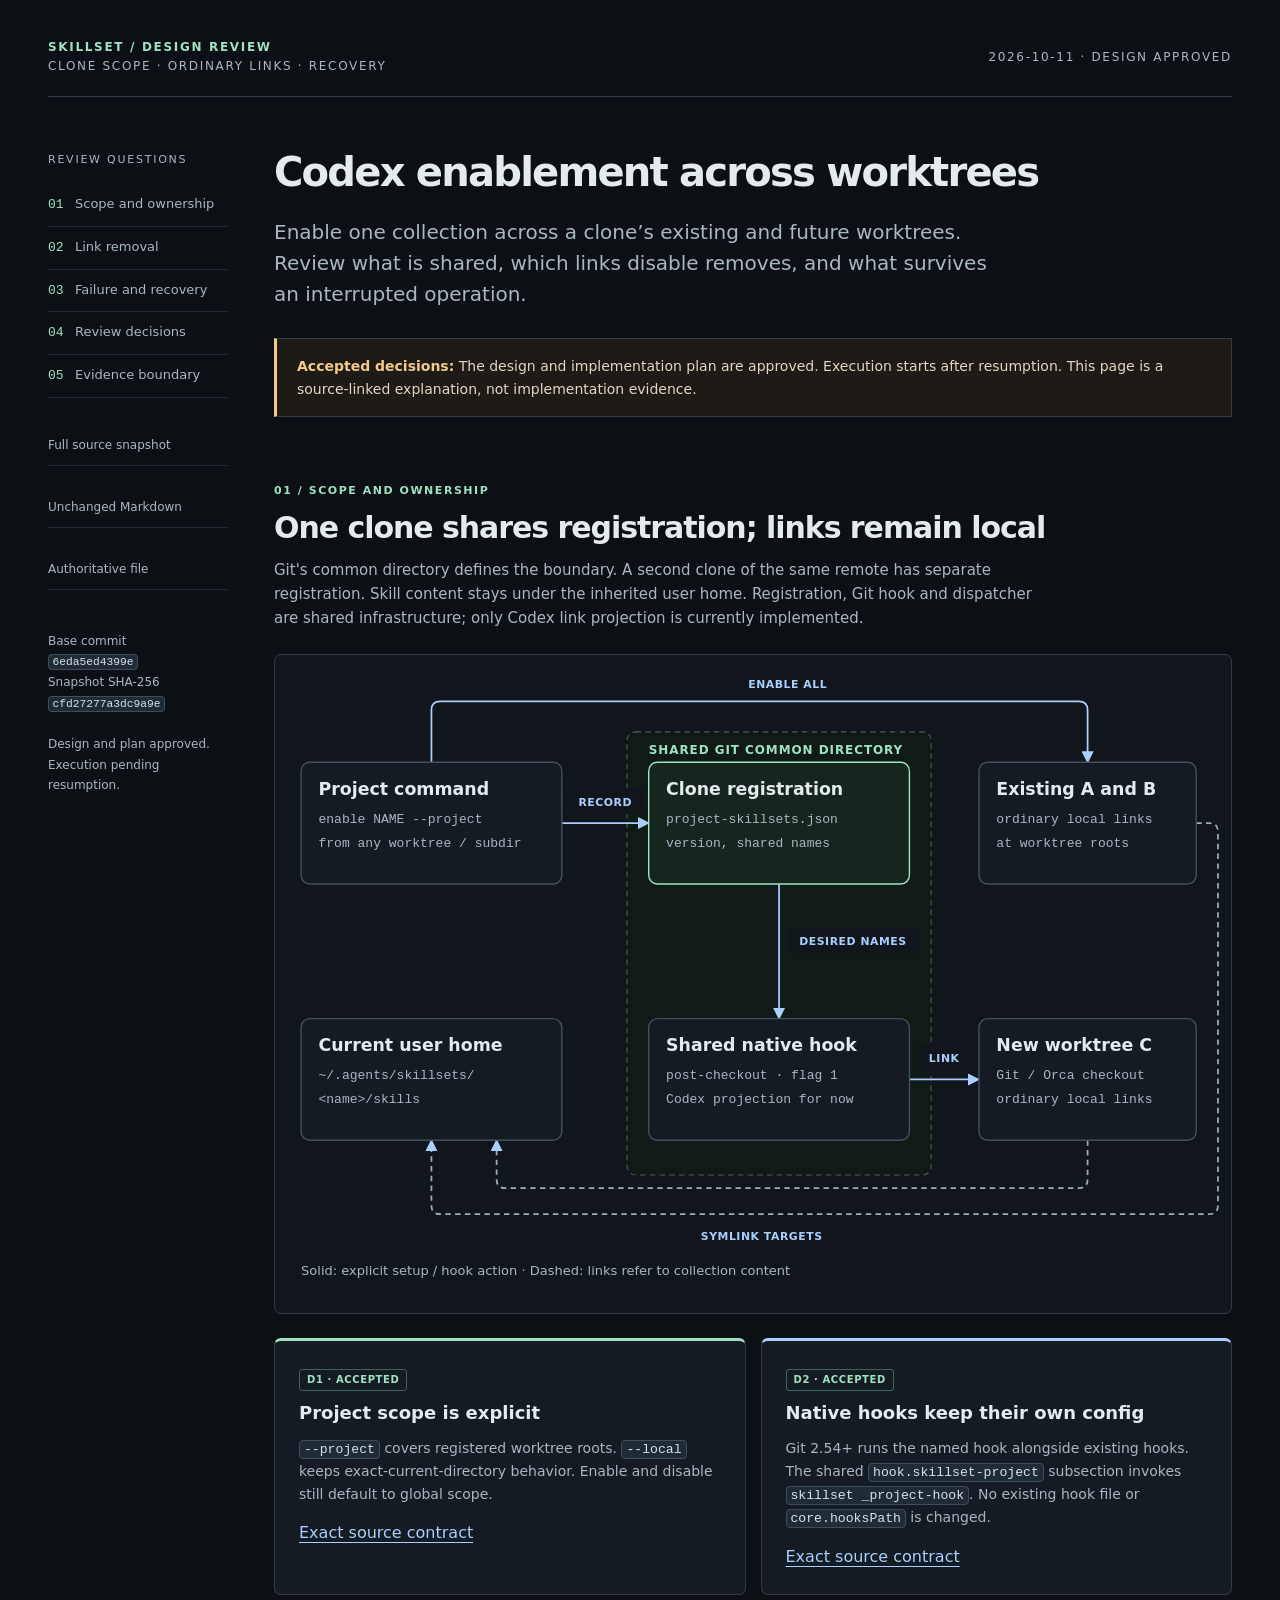
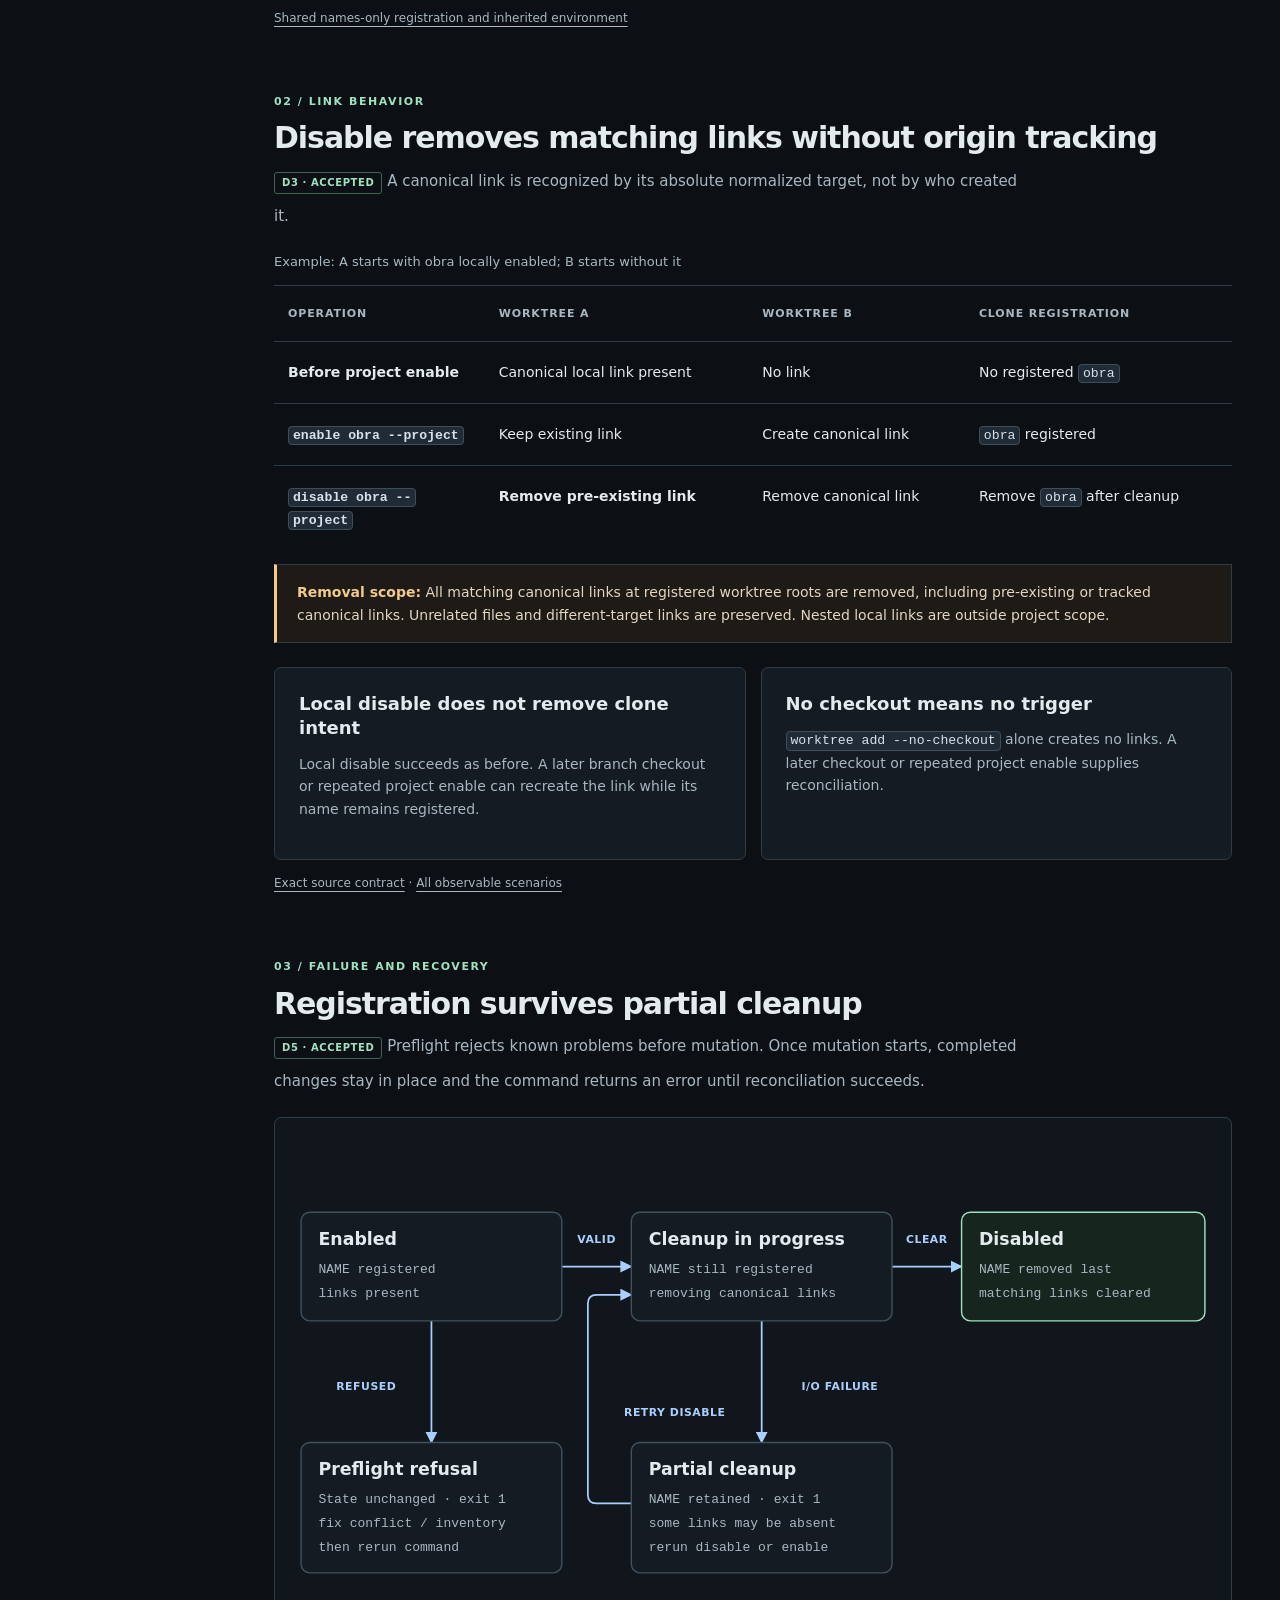
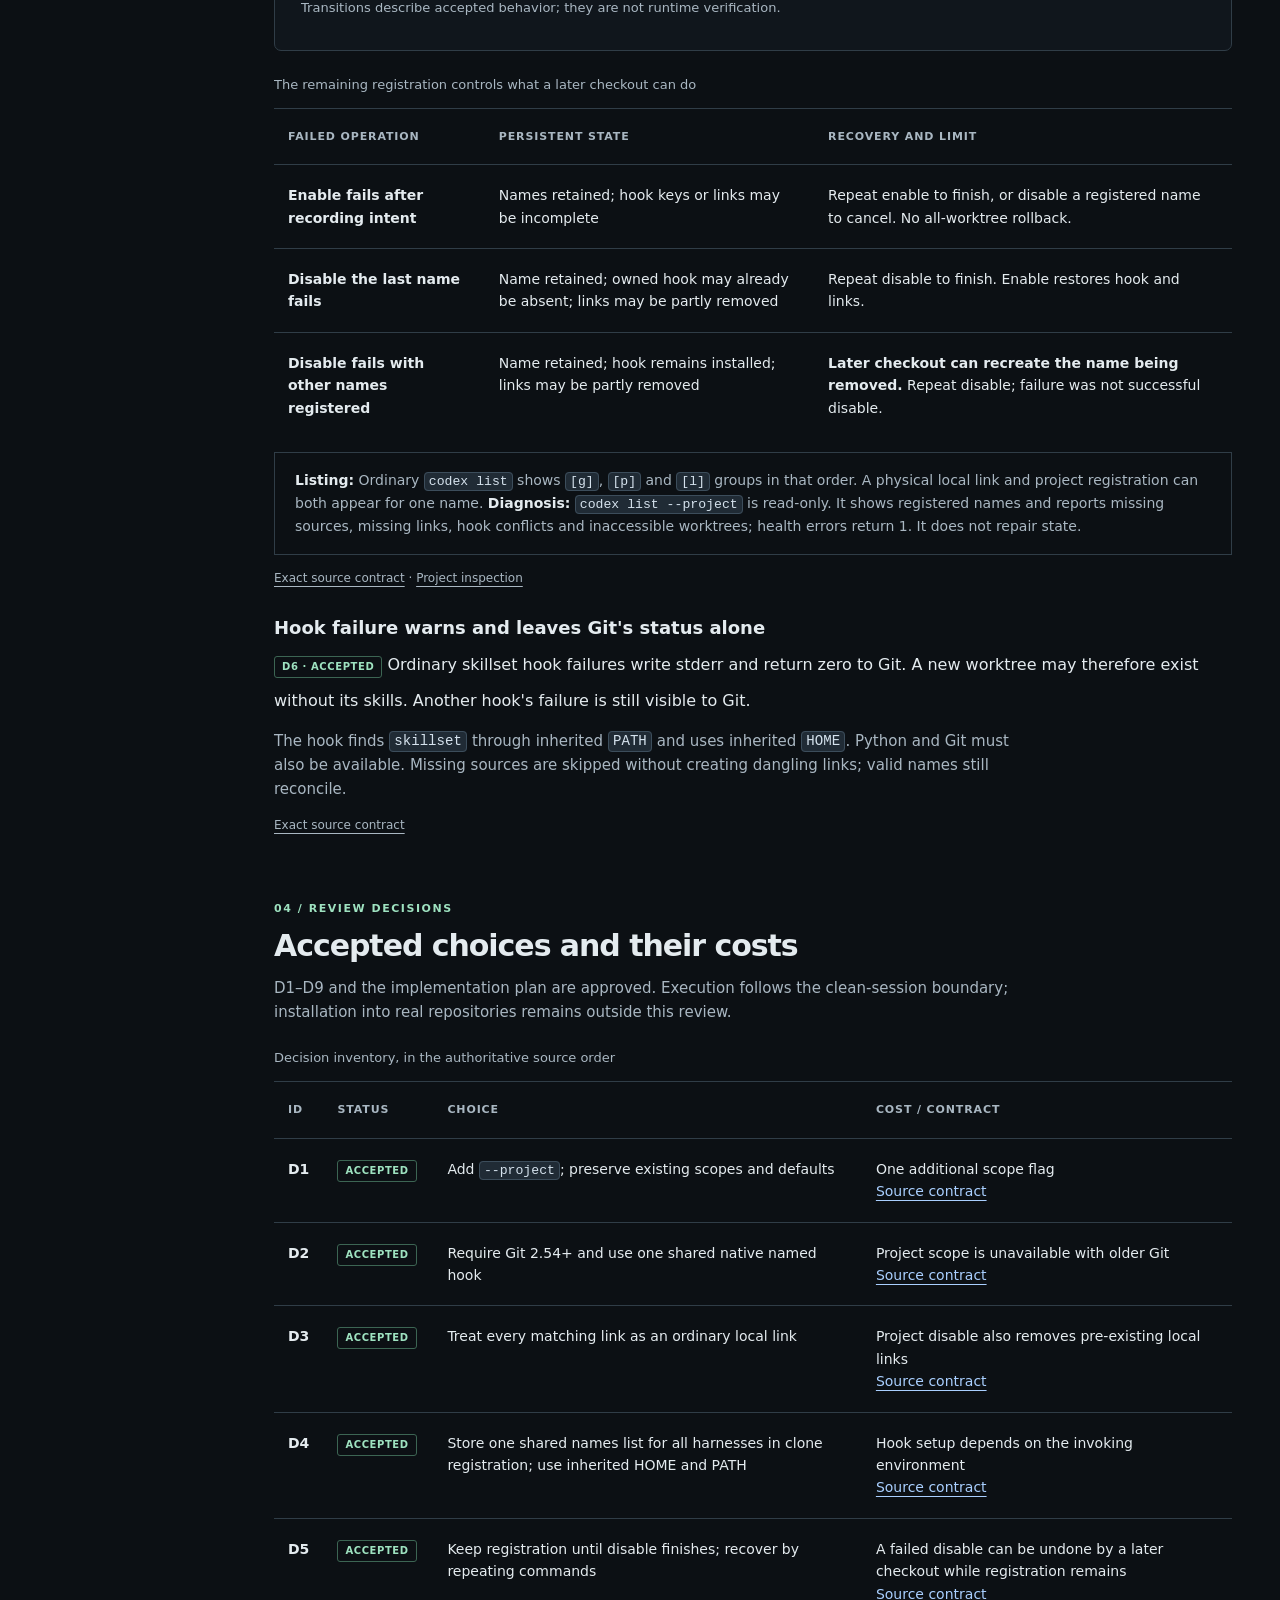
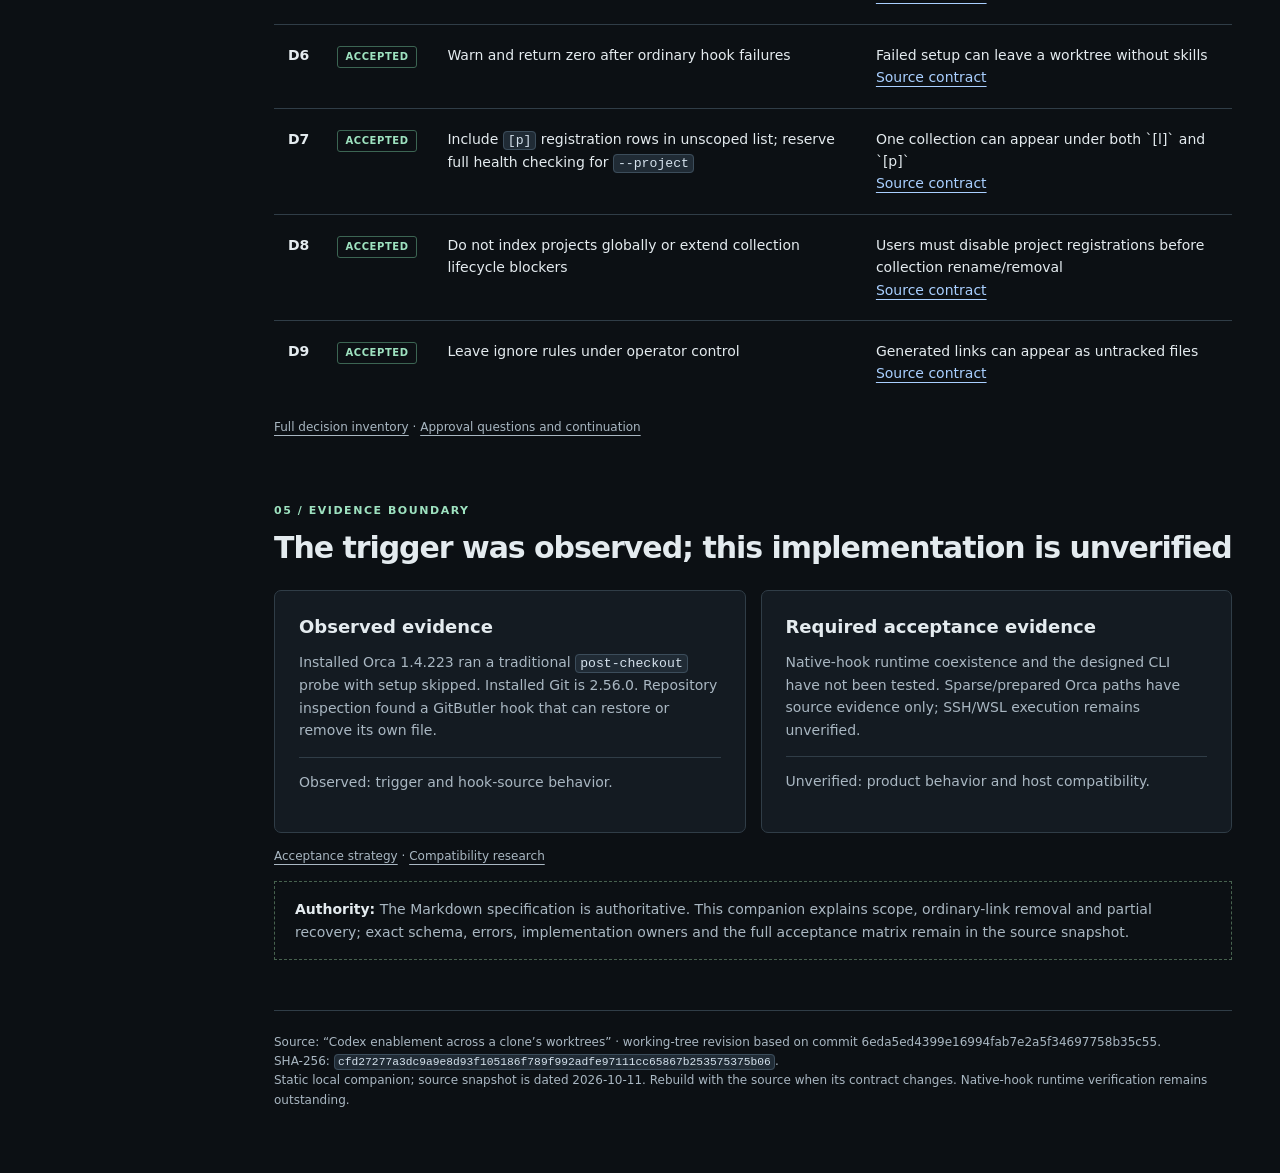
<file: docs/specs/codex-project-enablement-review/index.html>
<!doctype html>
<html lang="en">
<head>
  <meta charset="utf-8">
  <meta name="viewport" content="width=device-width,initial-scale=1">
  <title>Codex enablement across worktrees — design review</title>
  <link rel="stylesheet" href="review.css">
<style>
.diagram-wrap{margin:24px 0;border:1px solid var(--line);background:#10161c;border-radius:7px;overflow-x:auto;padding:16px 0}.diagram-wrap svg{display:block;width:100%}.node{fill:#141b22;stroke:#40515e;stroke-width:1.3}.focal{stroke:#9ee2c0;fill:#16251e}.node-name{font:600 16px system-ui;fill:#e4ebef}.node-detail{font:12px ui-monospace,monospace;fill:#a9b7c2}.connector{fill:none;stroke:#a9cfff;stroke-width:1.6}.reference{stroke:#9eafbc;stroke-dasharray:5 4}.zone{fill:#101b18;stroke:#496154;stroke-dasharray:5 4}.zone-label{font:600 11px system-ui;fill:#9ee2c0;letter-spacing:.08em}.label-mask{fill:#10161c}.edge-label{font:600 10px system-ui;fill:#a9cfff;letter-spacing:.05em}.legend{font:12px system-ui;fill:#a9b7c2}.subhead{margin-top:28px}.decision-table th:first-child{width:42px}.decision-table td:first-child{width:auto}.decision-table td:nth-child(2){width:110px}.decision-table .status{margin:0}.comparison th[scope=row]{font-size:14px;letter-spacing:normal;text-transform:none;color:var(--ink);font-weight:600;width:22%}.decision-table th[scope=row]{width:42px}.hash{overflow-wrap:anywhere}.source-document{max-width:1100px;margin:auto;padding:40px}.source-document pre{white-space:pre-wrap;background:var(--panel);padding:16px;border:1px solid var(--line)}.source-document table{border-collapse:collapse;width:100%;font-size:14px}.source-document td,.source-document th{padding:12px;border:1px solid var(--line);text-align:left;vertical-align:top}.source-document h2{margin-top:48px}.source-document h1{max-width:100%}.source-document ul,.source-document ol{padding-left:24px}.source-document .toc{font-size:13px}.source-document code{overflow-wrap:anywhere}@media print{.diagram-wrap{background:white}.node-name{fill:#17212a}.node-detail,.legend{fill:#364552}.node,.focal,.label-mask{fill:white}.zone{fill:#f1f3f5}}
</style></head>
<body>

<div class="review-wrap">
  <header class="review-mast">
    <div><span class="review-mark">Skillset / design review</span><br>Clone scope · ordinary links · recovery</div>
    <div>2026-10-11 · Design approved</div>
  </header>
  <div class="review-layout">
    <aside class="review-nav" aria-label="Review navigation">
      <p class="review-nav-title">Review questions</p>
      <nav class="review-nav-links"><a href="#scope"><span class="nav-number">01</span>Scope and ownership</a><a href="#behavior"><span class="nav-number">02</span>Link removal</a><a href="#recovery"><span class="nav-number">03</span>Failure and recovery</a><a href="#decisions"><span class="nav-number">04</span>Review decisions</a><a href="#evidence"><span class="nav-number">05</span>Evidence boundary</a></nav>
      <div class="nav-note"><a href="source.html">Full source snapshot</a><br><a href="specification.md">Unchanged Markdown</a><br><a href="../2026-10-11-codex-project-enablement-design.md">Authoritative file</a><br><br>Base commit<br><code>6eda5ed4399e</code><br>Snapshot SHA-256<br><code class="hash">cfd27277a3dc9a9e</code><br><br>Design and plan approved.<br>Execution pending resumption.</div>
    </aside>
    <main>
      <h1>Codex enablement across worktrees</h1>
      <p class="lead">Enable one collection across a clone’s existing and future worktrees. Review what is shared, which links disable removes, and what survives an interrupted operation.</p>
      <div class="callout callout-warning"><strong>Accepted decisions:</strong> The design and implementation plan are approved. Execution starts after resumption. This page is a source-linked explanation, not implementation evidence.</div>
      
<section class="review-section" id="scope"><div class="eyebrow">01 / Scope and ownership</div><h2>One clone shares registration; links remain local</h2>
<p class="intro">Git's common directory defines the boundary. A second clone of the same remote has separate registration. Skill content stays under the inherited user home. Registration, Git hook and dispatcher are shared infrastructure; only Codex link projection is currently implemented.</p><div class="diagram-wrap"><svg viewBox="0 0 880 576" role="img" aria-labelledby="ownership-title ownership-desc"><title id="ownership-title">Clone registration and ordinary local links</title><desc id="ownership-desc">One clone registration drives explicit setup in existing worktrees and a native hook in a new worktree; all links target the inherited user home.</desc><defs><marker id="ownership-arrow" viewBox="0 0 10 10" refX="9" refY="5" markerWidth="7" markerHeight="7" orient="auto"><path d="M 0 0 L 10 5 L 0 10 z" fill="#a9cfff"/></marker></defs><rect class="zone" x="324" y="56" width="280" height="408" rx="8"/><text class="zone-label" x="344" y="76">SHARED GIT COMMON DIRECTORY</text><path class="connector" d="M 264,140 H 344" marker-end="url(#ownership-arrow)"/><path class="connector" d="M 144,84 V 36 Q 144,28 152,28 H 740 Q 748,28 748,36 V 84" marker-end="url(#ownership-arrow)"/><path class="connector" d="M 464,196 V 320" marker-end="url(#ownership-arrow)"/><path class="connector" d="M 584,376 H 648" marker-end="url(#ownership-arrow)"/><path class="connector reference" d="M 848,140 H 860 Q 868,140 868,148 V 492 Q 868,500 860,500 H 152 Q 144,500 144,492 V 432" marker-end="url(#ownership-arrow)"/><path class="connector reference" d="M 748,432 V 468 Q 748,476 740,476 H 212 Q 204,476 204,468 V 432" marker-end="url(#ownership-arrow)"/><g><rect class="label-mask" x="268" y="108" width="72" height="24" rx="3"/><text class="edge-label" text-anchor="middle" x="304.0" y="124">RECORD</text></g><g><rect class="label-mask" x="400" y="0" width="144" height="24" rx="3"/><text class="edge-label" text-anchor="middle" x="472.0" y="16">ENABLE ALL</text></g><g><rect class="label-mask" x="472" y="236" width="120" height="24" rx="3"/><text class="edge-label" text-anchor="middle" x="532.0" y="252">DESIRED NAMES</text></g><g><rect class="label-mask" x="592" y="344" width="48" height="24" rx="3"/><text class="edge-label" text-anchor="middle" x="616.0" y="360">LINK</text></g><g><rect class="label-mask" x="336" y="508" width="224" height="24" rx="3"/><text class="edge-label" text-anchor="middle" x="448.0" y="524">SYMLINK TARGETS</text></g><g><rect class="node" x="24" y="84" width="240" height="112" rx="8"/><text class="node-name" x="40" y="114">Project command</text><text class="node-detail" x="40" y="140">enable NAME --project</text><text class="node-detail" x="40" y="162">from any worktree / subdir</text></g><g><rect class="node focal" x="344" y="84" width="240" height="112" rx="8"/><text class="node-name" x="360" y="114">Clone registration</text><text class="node-detail" x="360" y="140">project-skillsets.json</text><text class="node-detail" x="360" y="162">version, shared names</text></g><g><rect class="node" x="344" y="320" width="240" height="112" rx="8"/><text class="node-name" x="360" y="350">Shared native hook</text><text class="node-detail" x="360" y="376">post-checkout · flag 1</text><text class="node-detail" x="360" y="398">Codex projection for now</text></g><g><rect class="node" x="648" y="84" width="200" height="112" rx="8"/><text class="node-name" x="664" y="114">Existing A and B</text><text class="node-detail" x="664" y="140">ordinary local links</text><text class="node-detail" x="664" y="162">at worktree roots</text></g><g><rect class="node" x="648" y="320" width="200" height="112" rx="8"/><text class="node-name" x="664" y="350">New worktree C</text><text class="node-detail" x="664" y="376">Git / Orca checkout</text><text class="node-detail" x="664" y="398">ordinary local links</text></g><g><rect class="node" x="24" y="320" width="240" height="112" rx="8"/><text class="node-name" x="40" y="350">Current user home</text><text class="node-detail" x="40" y="376">~/.agents/skillsets/</text><text class="node-detail" x="40" y="398">&lt;name&gt;/skills</text></g><text class="legend" x="24" y="556">Solid: explicit setup / hook action · Dashed: links refer to collection content</text></svg></div>
<div class="panel-grid"><article class="panel boundary-primary"><span class="status status-accepted">D1 · Accepted</span><h3>Project scope is explicit</h3><p><code>--project</code> covers registered worktree roots. <code>--local</code> keeps exact-current-directory behavior. Enable and disable still default to global scope.</p><a href="source.html#cli-scopes-remain-explicit">Exact source contract</a></article>
<article class="panel boundary-secondary"><span class="status status-accepted">D2 · Accepted</span><h3>Native hooks keep their own config</h3><p>Git 2.54+ runs the named hook alongside existing hooks. The shared <code>hook.skillset-project</code> subsection invokes <code>skillset _project-hook</code>. No existing hook file or <code>core.hooksPath</code> is changed.</p><a href="source.html#native-hooks-preserve-existing-hook-ownership">Exact source contract</a></article></div>
<p class="source-note"><a href="source.html#one-registration-belongs-to-the-git-common-directory">Shared names-only registration and inherited environment</a></p></section>
<section class="review-section" id="behavior"><div class="eyebrow">02 / Link behavior</div><h2>Disable removes matching links without origin tracking</h2>
<p class="intro"><span class="status status-accepted">D3 · Accepted</span> A canonical link is recognized by its absolute normalized target, not by who created it.</p>
<div class="comparison-wrap"><table class="comparison"><caption>Example: A starts with obra locally enabled; B starts without it</caption><thead><tr><th scope="col">Operation</th><th scope="col">Worktree A</th><th scope="col">Worktree B</th><th scope="col">Clone registration</th></tr></thead><tbody>
<tr><th scope="row">Before project enable</th><td>Canonical local link present</td><td>No link</td><td>No registered <code>obra</code></td></tr>
<tr><th scope="row"><code>enable obra --project</code></th><td>Keep existing link</td><td>Create canonical link</td><td><code>obra</code> registered</td></tr>
<tr><th scope="row"><code>disable obra --project</code></th><td><strong>Remove pre-existing link</strong></td><td>Remove canonical link</td><td>Remove <code>obra</code> after cleanup</td></tr></tbody></table></div>
<div class="callout callout-warning"><strong>Removal scope:</strong> All matching canonical links at registered worktree roots are removed, including pre-existing or tracked canonical links. Unrelated files and different-target links are preserved. Nested local links are outside project scope.</div>
<div class="panel-grid"><article class="panel"><h3>Local disable does not remove clone intent</h3><p>Local disable succeeds as before. A later branch checkout or repeated project enable can recreate the link while its name remains registered.</p></article><article class="panel"><h3>No checkout means no trigger</h3><p><code>worktree add --no-checkout</code> alone creates no links. A later checkout or repeated project enable supplies reconciliation.</p></article></div>
<p class="source-note"><a href="source.html#ordinary-links-have-no-origin-ledger">Exact source contract</a> · <a href="source.html#observable-scenarios">All observable scenarios</a></p></section>
<section class="review-section" id="recovery"><div class="eyebrow">03 / Failure and recovery</div><h2>Registration survives partial cleanup</h2>
<p class="intro"><span class="status status-accepted">D5 · Accepted</span> Preflight rejects known problems before mutation. Once mutation starts, completed changes stay in place and the command returns an error until reconciliation succeeds.</p><div class="diagram-wrap"><svg viewBox="0 0 880 460" role="img" aria-labelledby="disable-title disable-desc"><title id="disable-title">Project disable retains intent until cleanup completes</title><desc id="disable-desc">Preflight refusal leaves state unchanged; an I/O failure during cleanup retains registration for retry, and success removes the name last.</desc><defs><marker id="disable-arrow" viewBox="0 0 10 10" refX="9" refY="5" markerWidth="7" markerHeight="7" orient="auto"><path d="M 0 0 L 10 5 L 0 10 z" fill="#a9cfff"/></marker></defs><path class="connector" d="M 264,122 H 328" marker-end="url(#disable-arrow)"/><path class="connector" d="M 568,122 H 632" marker-end="url(#disable-arrow)"/><path class="connector" d="M 144,172 V 284" marker-end="url(#disable-arrow)"/><path class="connector" d="M 448,172 V 284" marker-end="url(#disable-arrow)"/><path class="connector" d="M 328,340 H 296 Q 288,340 288,332 V 156 Q 288,148 296,148 H 328" marker-end="url(#disable-arrow)"/><g><rect class="label-mask" x="264" y="84" width="64" height="24" rx="3"/><text class="edge-label" text-anchor="middle" x="296.0" y="100">VALID</text></g><g><rect class="label-mask" x="568" y="84" width="64" height="24" rx="3"/><text class="edge-label" text-anchor="middle" x="600.0" y="100">CLEAR</text></g><g><rect class="label-mask" x="32" y="220" width="104" height="24" rx="3"/><text class="edge-label" text-anchor="middle" x="84.0" y="236">REFUSED</text></g><g><rect class="label-mask" x="456" y="220" width="128" height="24" rx="3"/><text class="edge-label" text-anchor="middle" x="520.0" y="236">I/O FAILURE</text></g><g><rect class="label-mask" x="296" y="244" width="144" height="24" rx="3"/><text class="edge-label" text-anchor="middle" x="368.0" y="260">RETRY DISABLE</text></g><g><rect class="node" x="24" y="72" width="240" height="100" rx="8"/><text class="node-name" x="40" y="102">Enabled</text><text class="node-detail" x="40" y="128">NAME registered</text><text class="node-detail" x="40" y="150">links present</text></g><g><rect class="node" x="328" y="72" width="240" height="100" rx="8"/><text class="node-name" x="344" y="102">Cleanup in progress</text><text class="node-detail" x="344" y="128">NAME still registered</text><text class="node-detail" x="344" y="150">removing canonical links</text></g><g><rect class="node focal" x="632" y="72" width="224" height="100" rx="8"/><text class="node-name" x="648" y="102">Disabled</text><text class="node-detail" x="648" y="128">NAME removed last</text><text class="node-detail" x="648" y="150">matching links cleared</text></g><g><rect class="node" x="24" y="284" width="240" height="120" rx="8"/><text class="node-name" x="40" y="314">Preflight refusal</text><text class="node-detail" x="40" y="340">State unchanged · exit 1</text><text class="node-detail" x="40" y="362">fix conflict / inventory</text><text class="node-detail" x="40" y="384">then rerun command</text></g><g><rect class="node" x="328" y="284" width="240" height="120" rx="8"/><text class="node-name" x="344" y="314">Partial cleanup</text><text class="node-detail" x="344" y="340">NAME retained · exit 1</text><text class="node-detail" x="344" y="362">some links may be absent</text><text class="node-detail" x="344" y="384">rerun disable or enable</text></g><text class="legend" x="24" y="440">Transitions describe accepted behavior; they are not runtime verification.</text></svg></div>
<div class="comparison-wrap"><table class="comparison"><caption>The remaining registration controls what a later checkout can do</caption><thead><tr><th scope="col">Failed operation</th><th scope="col">Persistent state</th><th scope="col">Recovery and limit</th></tr></thead><tbody>
<tr><th scope="row">Enable fails after recording intent</th><td>Names retained; hook keys or links may be incomplete</td><td>Repeat enable to finish, or disable a registered name to cancel. No all-worktree rollback.</td></tr>
<tr><th scope="row">Disable the last name fails</th><td>Name retained; owned hook may already be absent; links may be partly removed</td><td>Repeat disable to finish. Enable restores hook and links.</td></tr>
<tr><th scope="row">Disable fails with other names registered</th><td>Name retained; hook remains installed; links may be partly removed</td><td><strong>Later checkout can recreate the name being removed.</strong> Repeat disable; failure was not successful disable.</td></tr></tbody></table></div>
<div class="callout"><strong>Listing:</strong> Ordinary <code>codex list</code> shows <code>[g]</code>, <code>[p]</code> and <code>[l]</code> groups in that order. A physical local link and project registration can both appear for one name. <strong>Diagnosis:</strong> <code>codex list --project</code> is read-only. It shows registered names and reports missing sources, missing links, hook conflicts and inaccessible worktrees; health errors return 1. It does not repair state.</div>
<p class="source-note"><a href="source.html#partial-operations-retain-registration-for-retry">Exact source contract</a> · <a href="source.html#project-list-reports-registration-and-reconciliation-errors">Project inspection</a></p>
<h3 class="subhead">Hook failure warns and leaves Git's status alone</h3>
<p><span class="status status-accepted">D6 · Accepted</span> Ordinary skillset hook failures write stderr and return zero to Git. A new worktree may therefore exist without its skills. Another hook's failure is still visible to Git.</p>
<p class="intro">The hook finds <code>skillset</code> through inherited <code>PATH</code> and uses inherited <code>HOME</code>. Python and Git must also be available. Missing sources are skipped without creating dangling links; valid names still reconcile.</p>
<p class="source-note"><a href="source.html#the-named-hook-reconciles-only-the-invoking-worktree">Exact source contract</a></p></section>
<section class="review-section" id="decisions"><div class="eyebrow">04 / Review decisions</div><h2>Accepted choices and their costs</h2>
<p class="intro">D1–D9 and the implementation plan are approved. Execution follows the clean-session boundary; installation into real repositories remains outside this review.</p>
<div class="comparison-wrap decision-table"><table class="comparison"><caption>Decision inventory, in the authoritative source order</caption><thead><tr><th scope="col">ID</th><th scope="col">Status</th><th scope="col">Choice</th><th scope="col">Cost / contract</th></tr></thead><tbody><tr><th scope="row">D1</th><td><span class="status status-accepted">Accepted</span></td><td>Add <code>--project</code>; preserve existing scopes and defaults</td><td>One additional scope flag<br><a href="source.html#cli-scopes-remain-explicit">Source contract</a></td></tr><tr><th scope="row">D2</th><td><span class="status status-accepted">Accepted</span></td><td>Require Git 2.54+ and use one shared native named hook</td><td>Project scope is unavailable with older Git<br><a href="source.html#native-hooks-preserve-existing-hook-ownership">Source contract</a></td></tr><tr><th scope="row">D3</th><td><span class="status status-accepted">Accepted</span></td><td>Treat every matching link as an ordinary local link</td><td>Project disable also removes pre-existing local links<br><a href="source.html#ordinary-links-have-no-origin-ledger">Source contract</a></td></tr><tr><th scope="row">D4</th><td><span class="status status-accepted">Accepted</span></td><td>Store one shared names list for all harnesses in clone registration; use inherited HOME and PATH</td><td>Hook setup depends on the invoking environment<br><a href="source.html#one-registration-belongs-to-the-git-common-directory">Source contract</a></td></tr><tr><th scope="row">D5</th><td><span class="status status-accepted">Accepted</span></td><td>Keep registration until disable finishes; recover by repeating commands</td><td>A failed disable can be undone by a later checkout while registration remains<br><a href="source.html#partial-operations-retain-registration-for-retry">Source contract</a></td></tr><tr><th scope="row">D6</th><td><span class="status status-accepted">Accepted</span></td><td>Warn and return zero after ordinary hook failures</td><td>Failed setup can leave a worktree without skills<br><a href="source.html#the-named-hook-reconciles-only-the-invoking-worktree">Source contract</a></td></tr><tr><th scope="row">D7</th><td><span class="status status-accepted">Accepted</span></td><td>Include <code>[p]</code> registration rows in unscoped list; reserve full health checking for <code>--project</code></td><td>One collection can appear under both `[l]` and `[p]`<br><a href="source.html#project-list-reports-registration-and-reconciliation-errors">Source contract</a></td></tr><tr><th scope="row">D8</th><td><span class="status status-accepted">Accepted</span></td><td>Do not index projects globally or extend collection lifecycle blockers</td><td>Users must disable project registrations before collection rename/removal<br><a href="source.html#source-lifecycle-and-worktree-moves">Source contract</a></td></tr><tr><th scope="row">D9</th><td><span class="status status-accepted">Accepted</span></td><td>Leave ignore rules under operator control</td><td>Generated links can appear as untracked files<br><a href="source.html#generated-links-are-not-repository-content">Source contract</a></td></tr></tbody></table></div>
<p class="source-note"><a href="source.html#decisions-requiring-review">Full decision inventory</a> · <a href="source.html#approval-scope-and-next-session-checklist">Approval questions and continuation</a></p></section>
<section class="review-section" id="evidence"><div class="eyebrow">05 / Evidence boundary</div><h2>The trigger was observed; this implementation is unverified</h2>
<div class="panel-grid"><article class="panel"><h3>Observed evidence</h3><p>Installed Orca 1.4.223 ran a traditional <code>post-checkout</code> probe with setup skipped. Installed Git is 2.56.0. Repository inspection found a GitButler hook that can restore or remove its own file.</p><p class="outcome outcome-ready">Observed: trigger and hook-source behavior.</p></article><article class="panel"><h3>Required acceptance evidence</h3><p>Native-hook runtime coexistence and the designed CLI have not been tested. Sparse/prepared Orca paths have source evidence only; SSH/WSL execution remains unverified.</p><p class="outcome outcome-unknown">Unverified: product behavior and host compatibility.</p></article></div>
<p class="source-note"><a href="source.html#acceptance-evidence-required-before-implementation-completion">Acceptance strategy</a> · <a href="../../research/codex-worktree-hook-compatibility.md">Compatibility research</a></p>
<div class="callout boundary-note"><strong>Authority:</strong> The Markdown specification is authoritative. This companion explains scope, ordinary-link removal and partial recovery; exact schema, errors, implementation owners and the full acceptance matrix remain in the source snapshot.</div></section>

      <footer class="review-footer">Source: “Codex enablement across a clone’s worktrees” · working-tree revision based on commit 6eda5ed4399e16994fab7e2a5f34697758b35c55.<br>SHA-256: <code class="hash">cfd27277a3dc9a9e8d93f105186f789f992adfe97111cc65867b253575375b06</code>.<br>Static local companion; source snapshot is dated 2026-10-11. Rebuild with the source when its contract changes. Native-hook runtime verification remains outstanding.</footer>
    </main>
  </div>
</div>

</body>
</html>
</file>
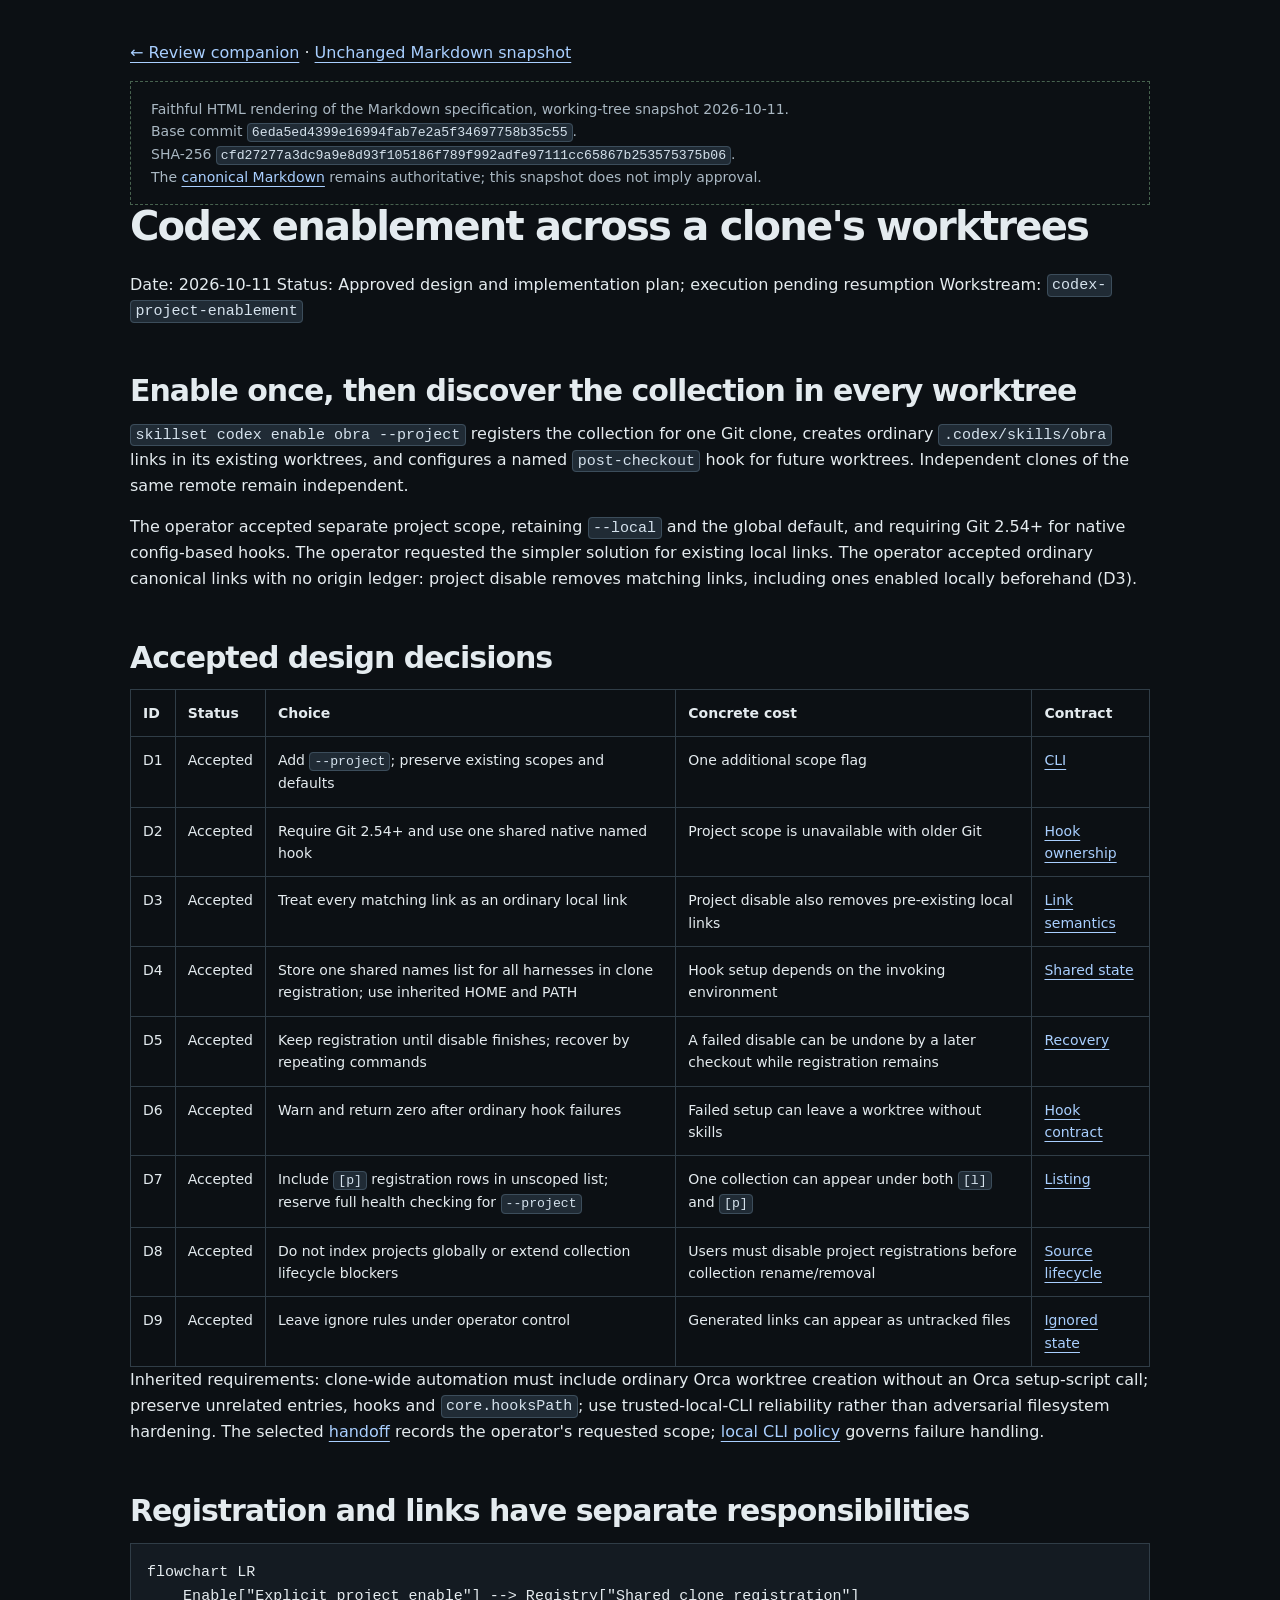
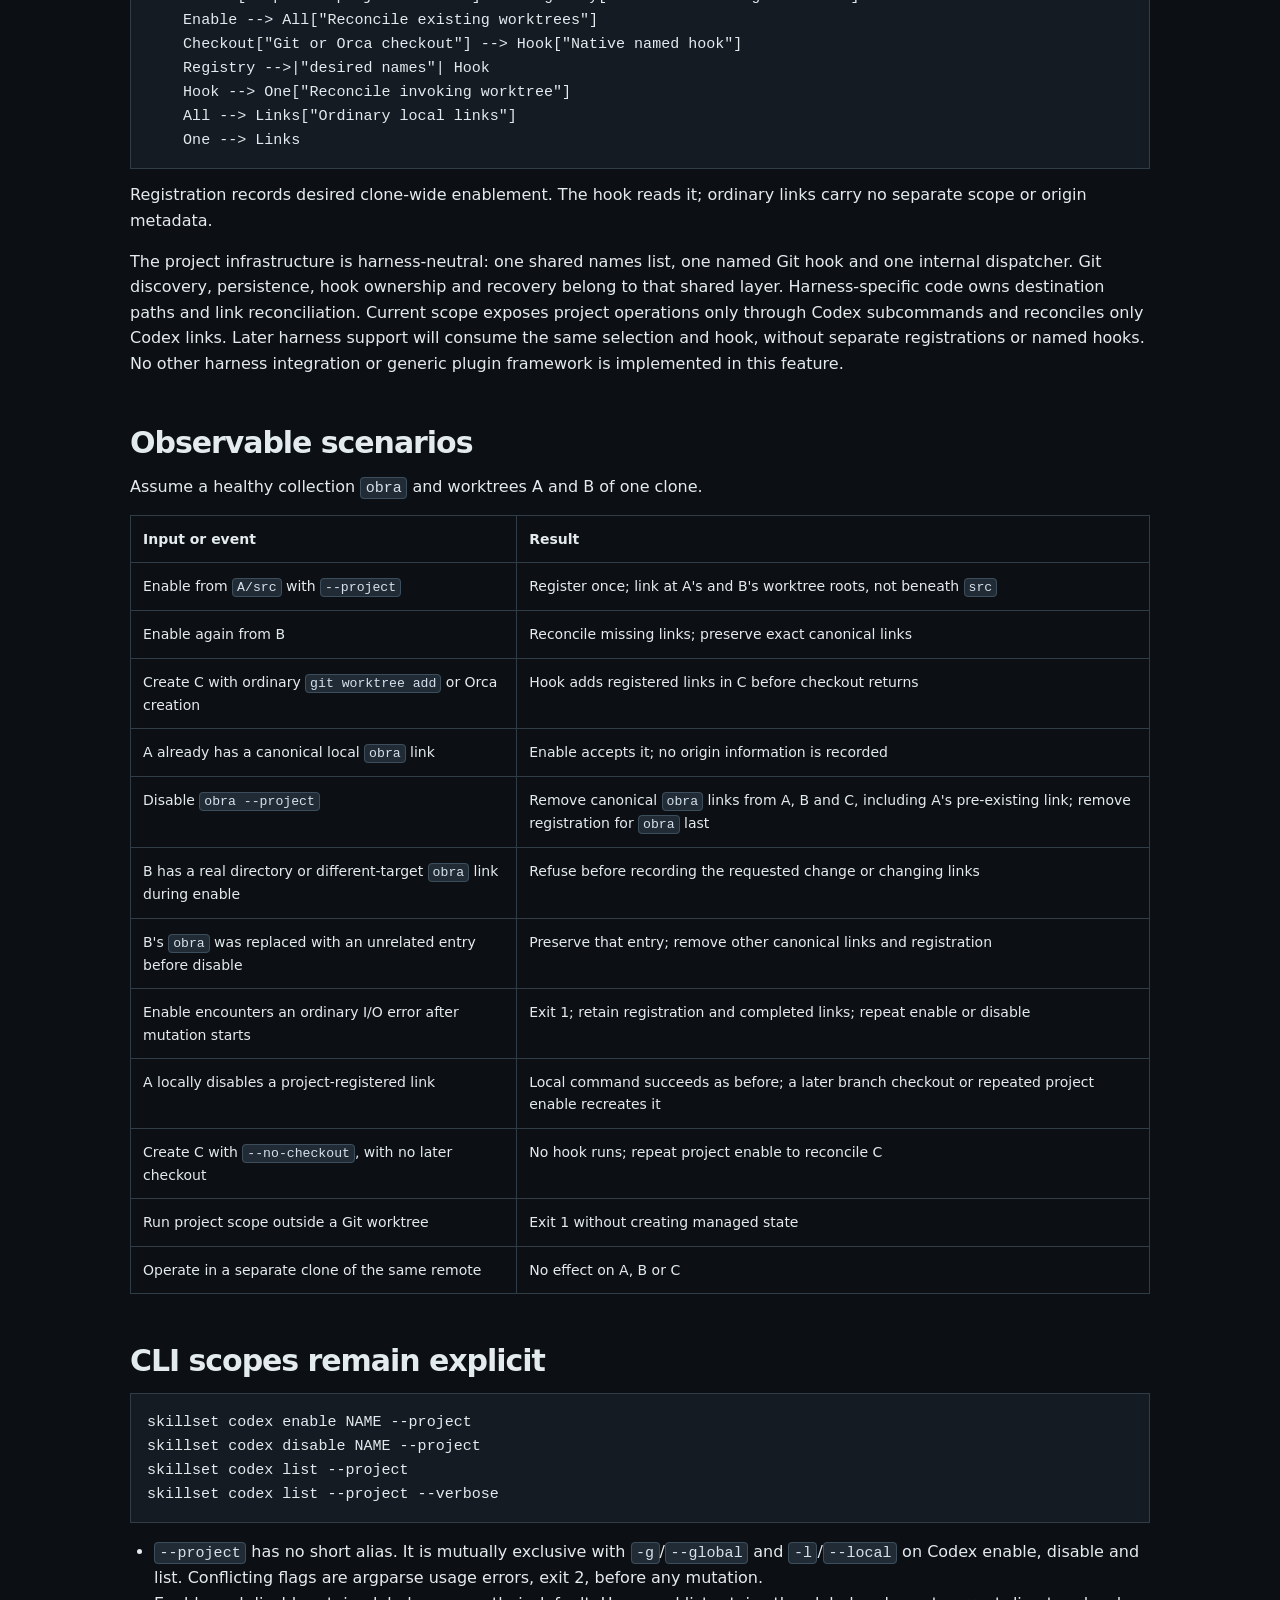
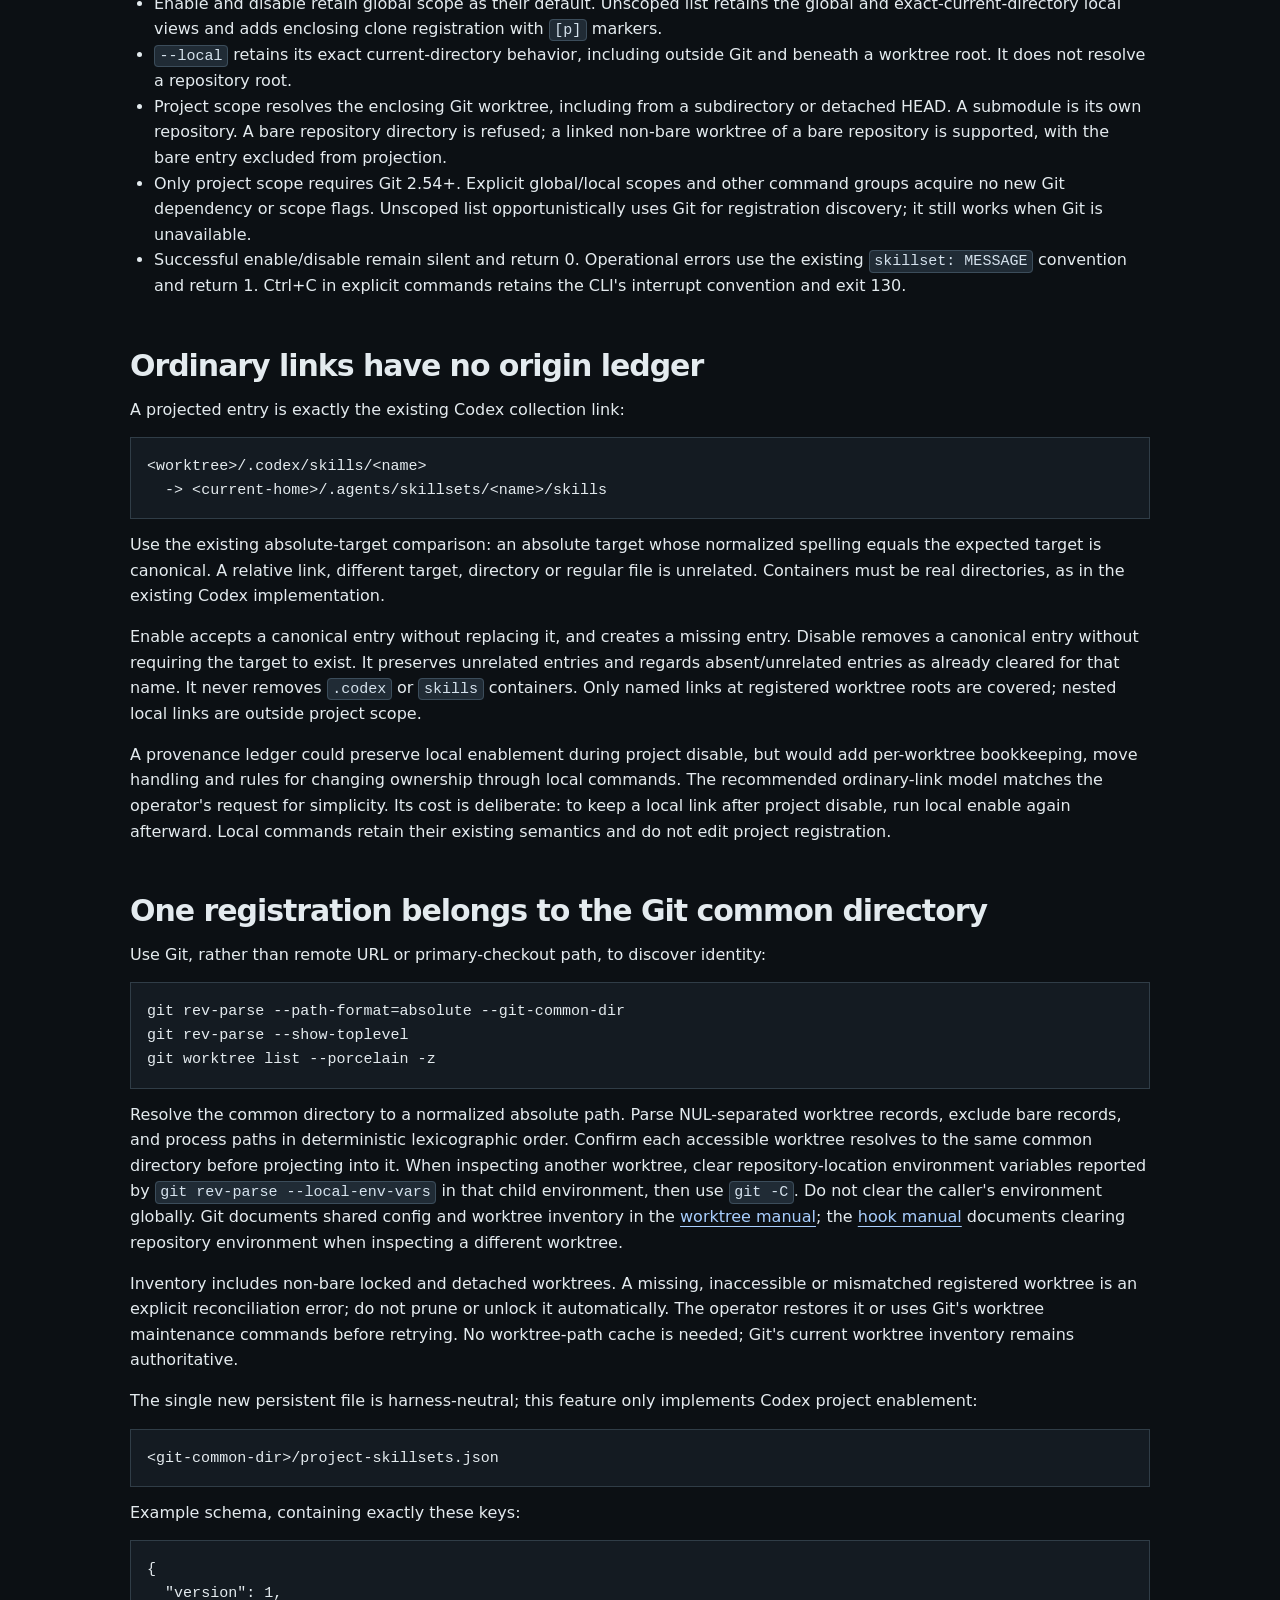
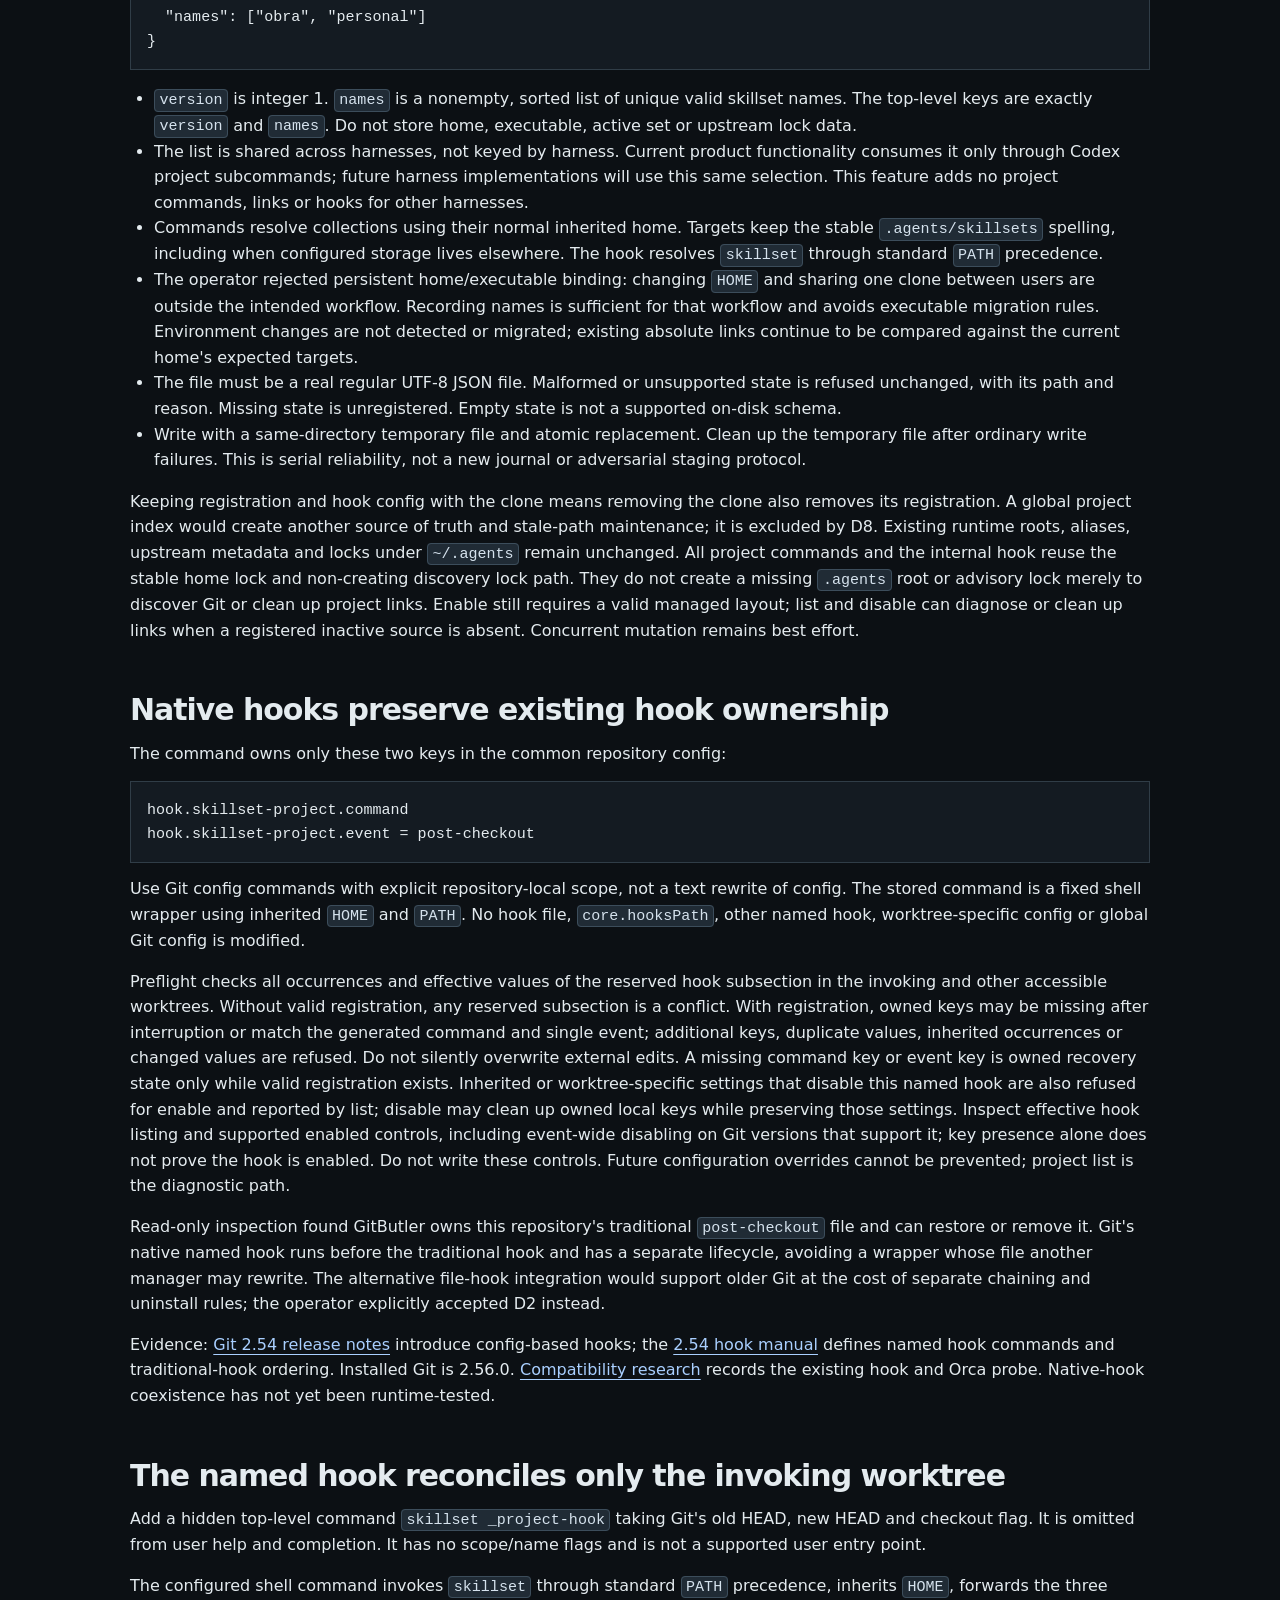
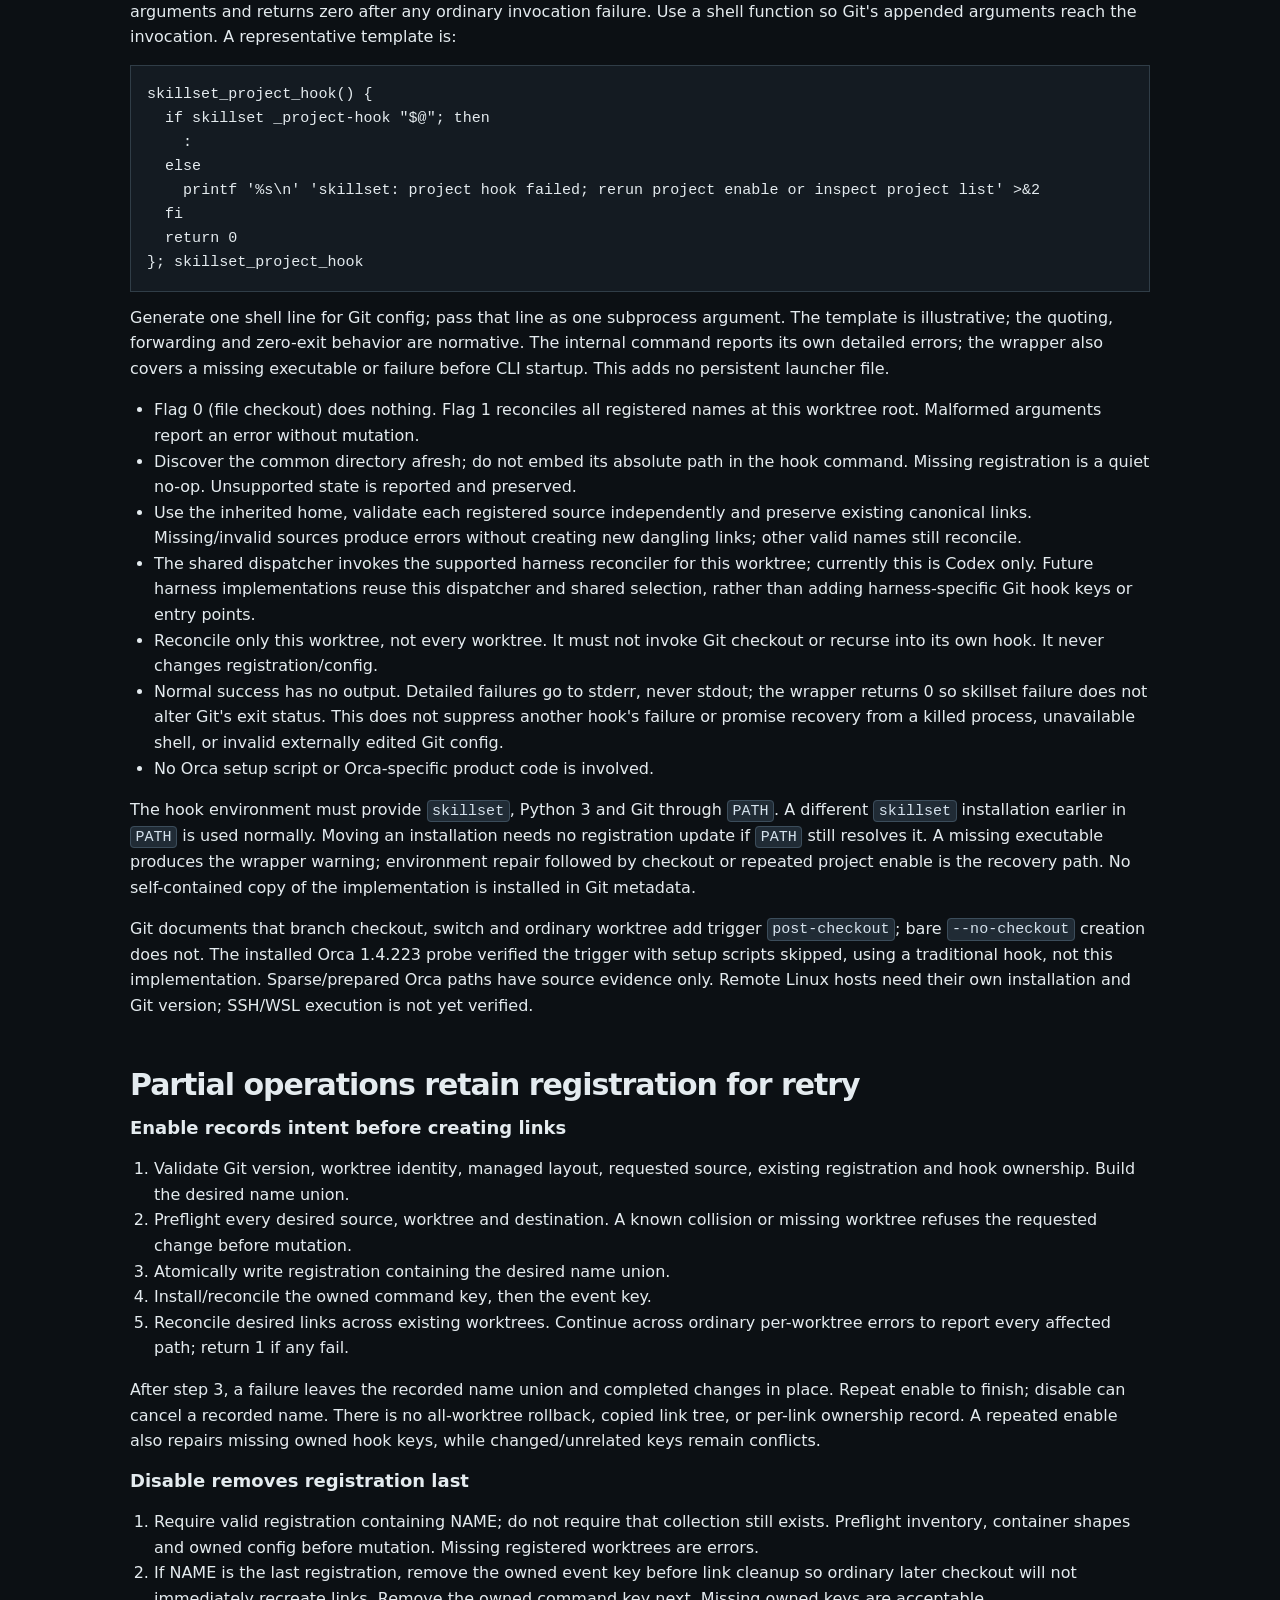
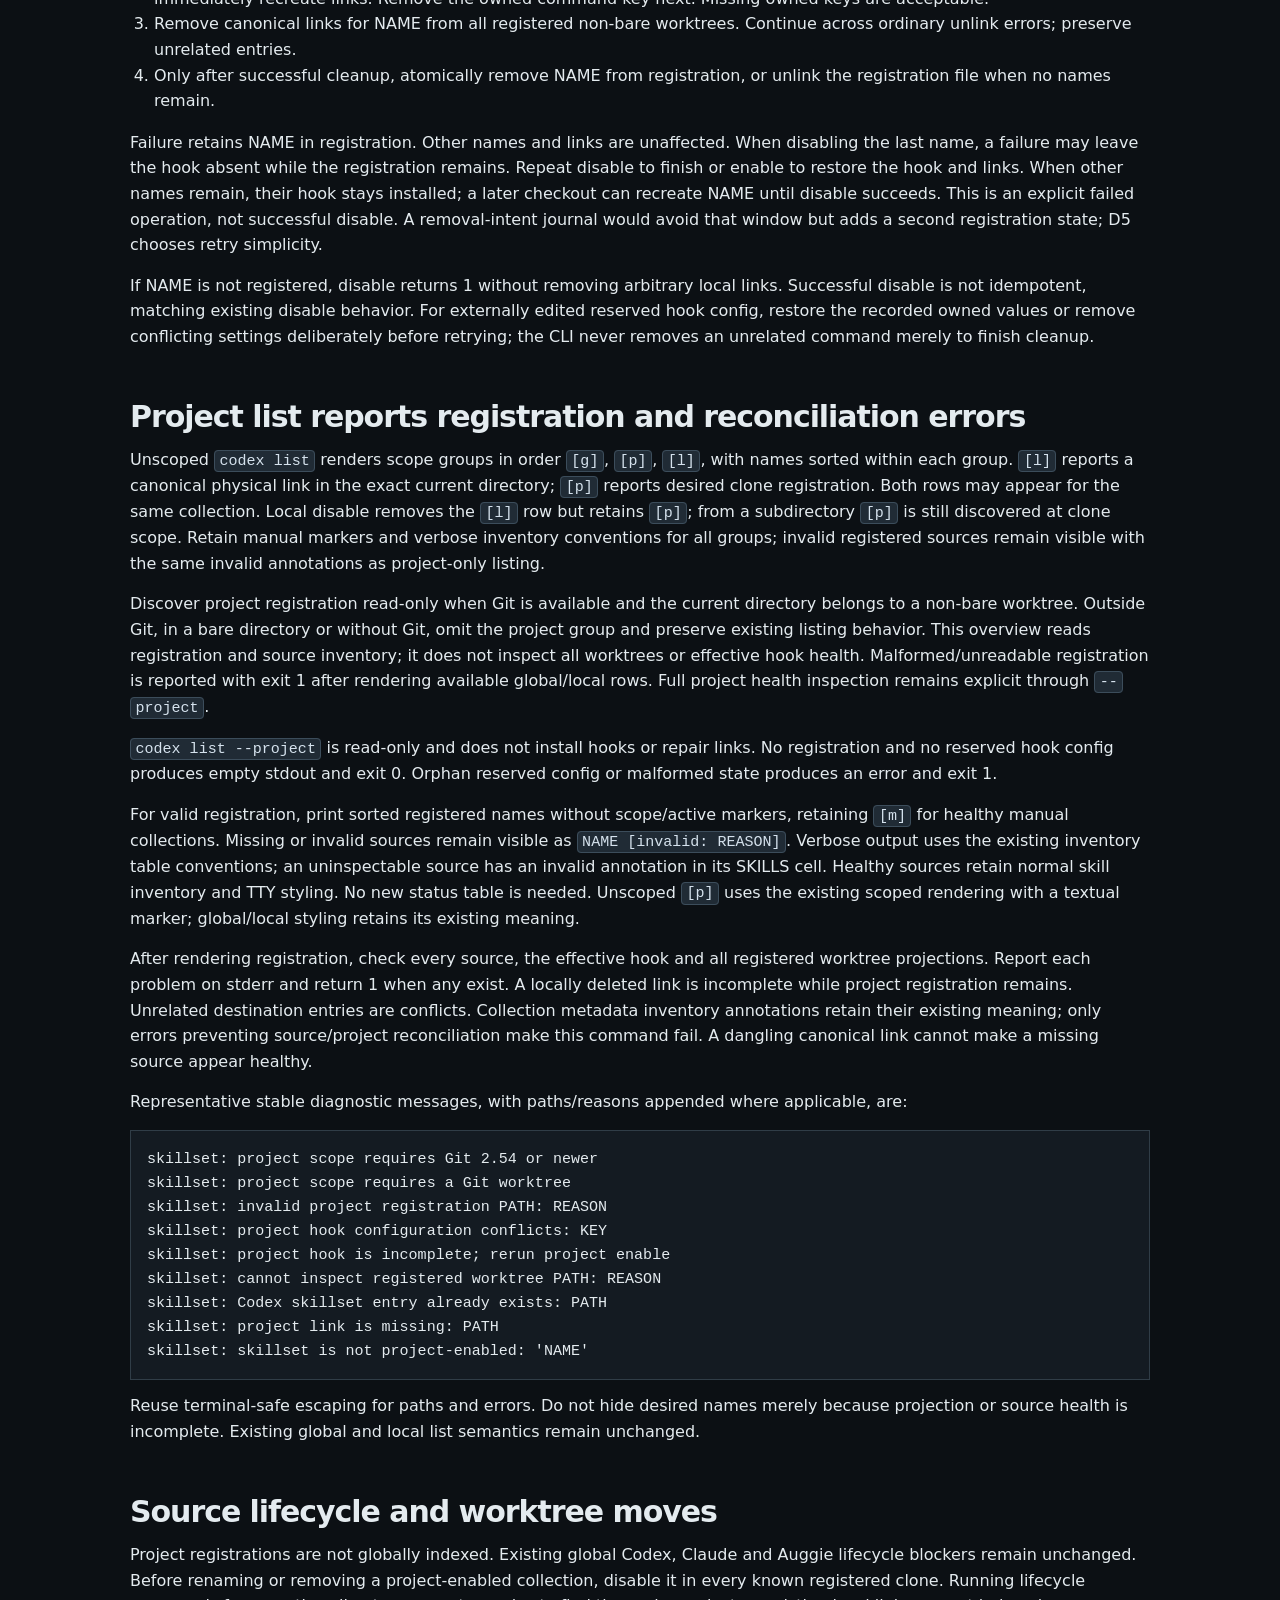
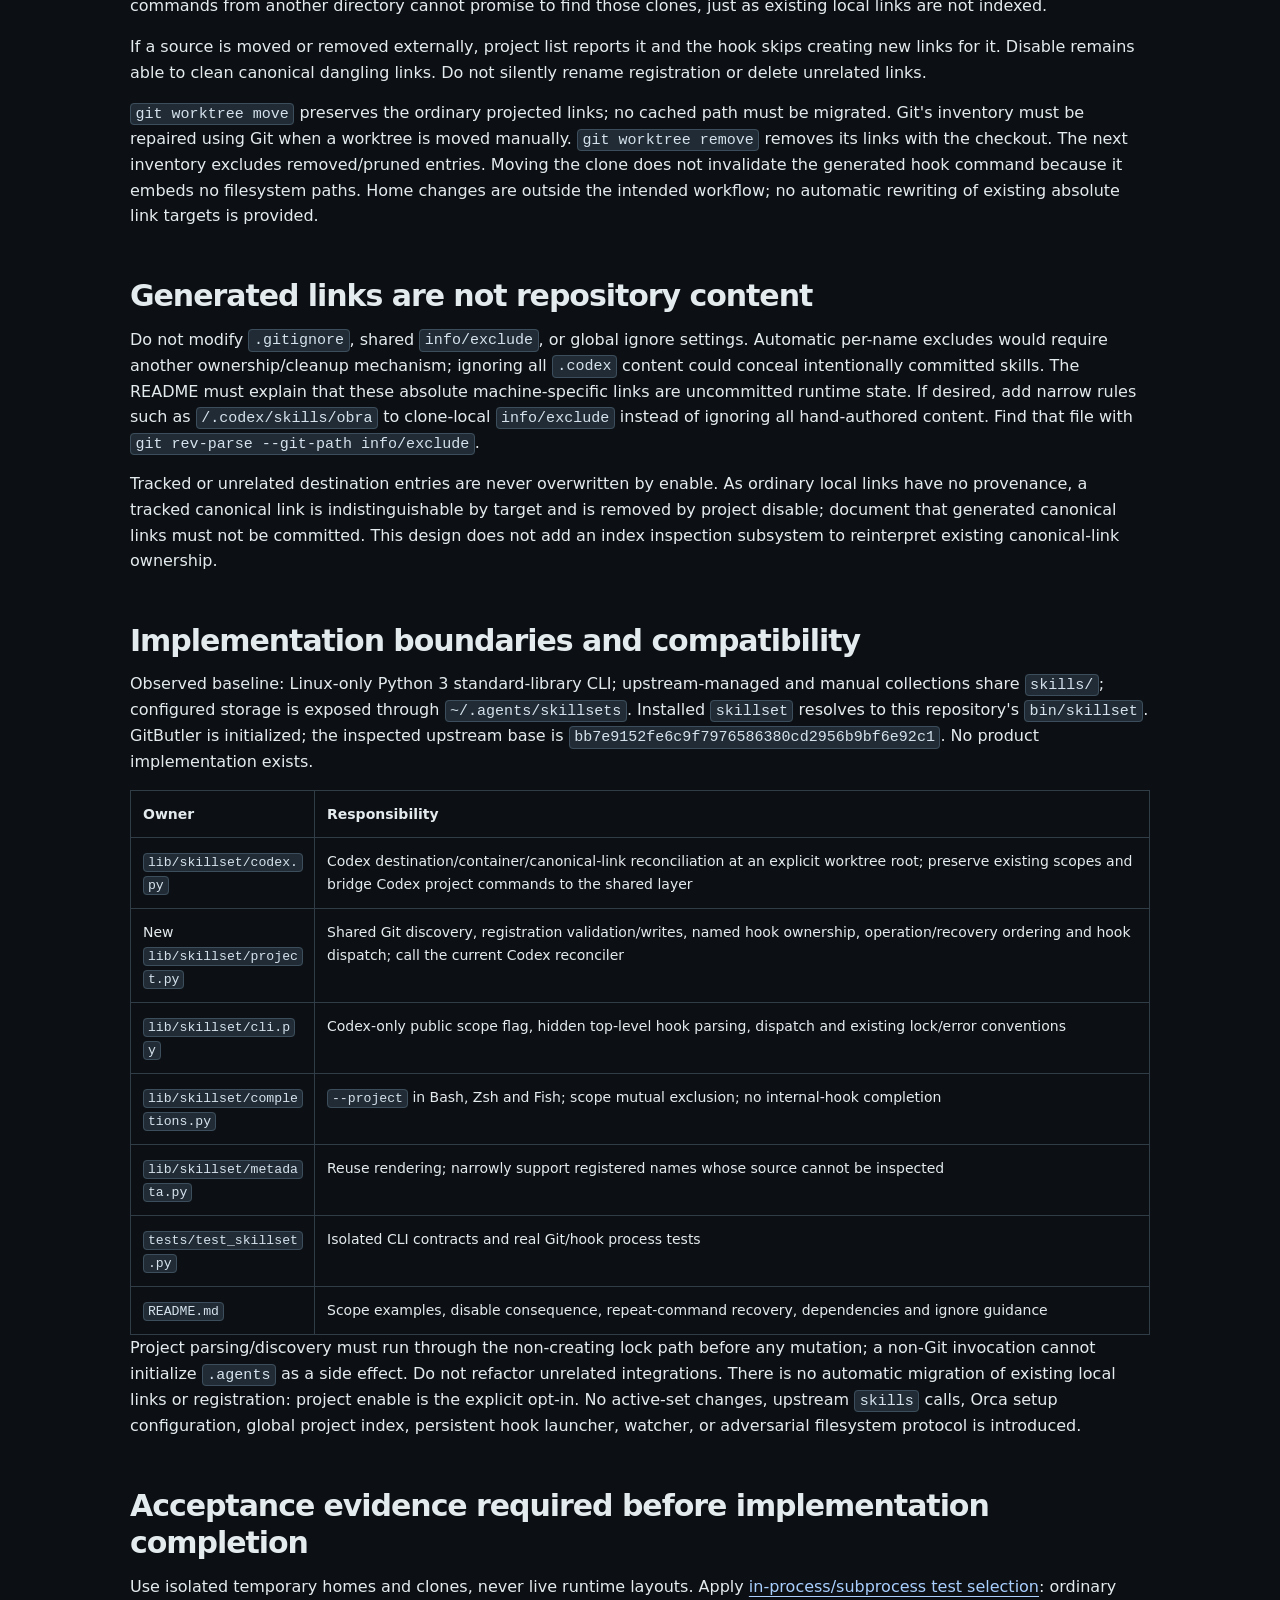
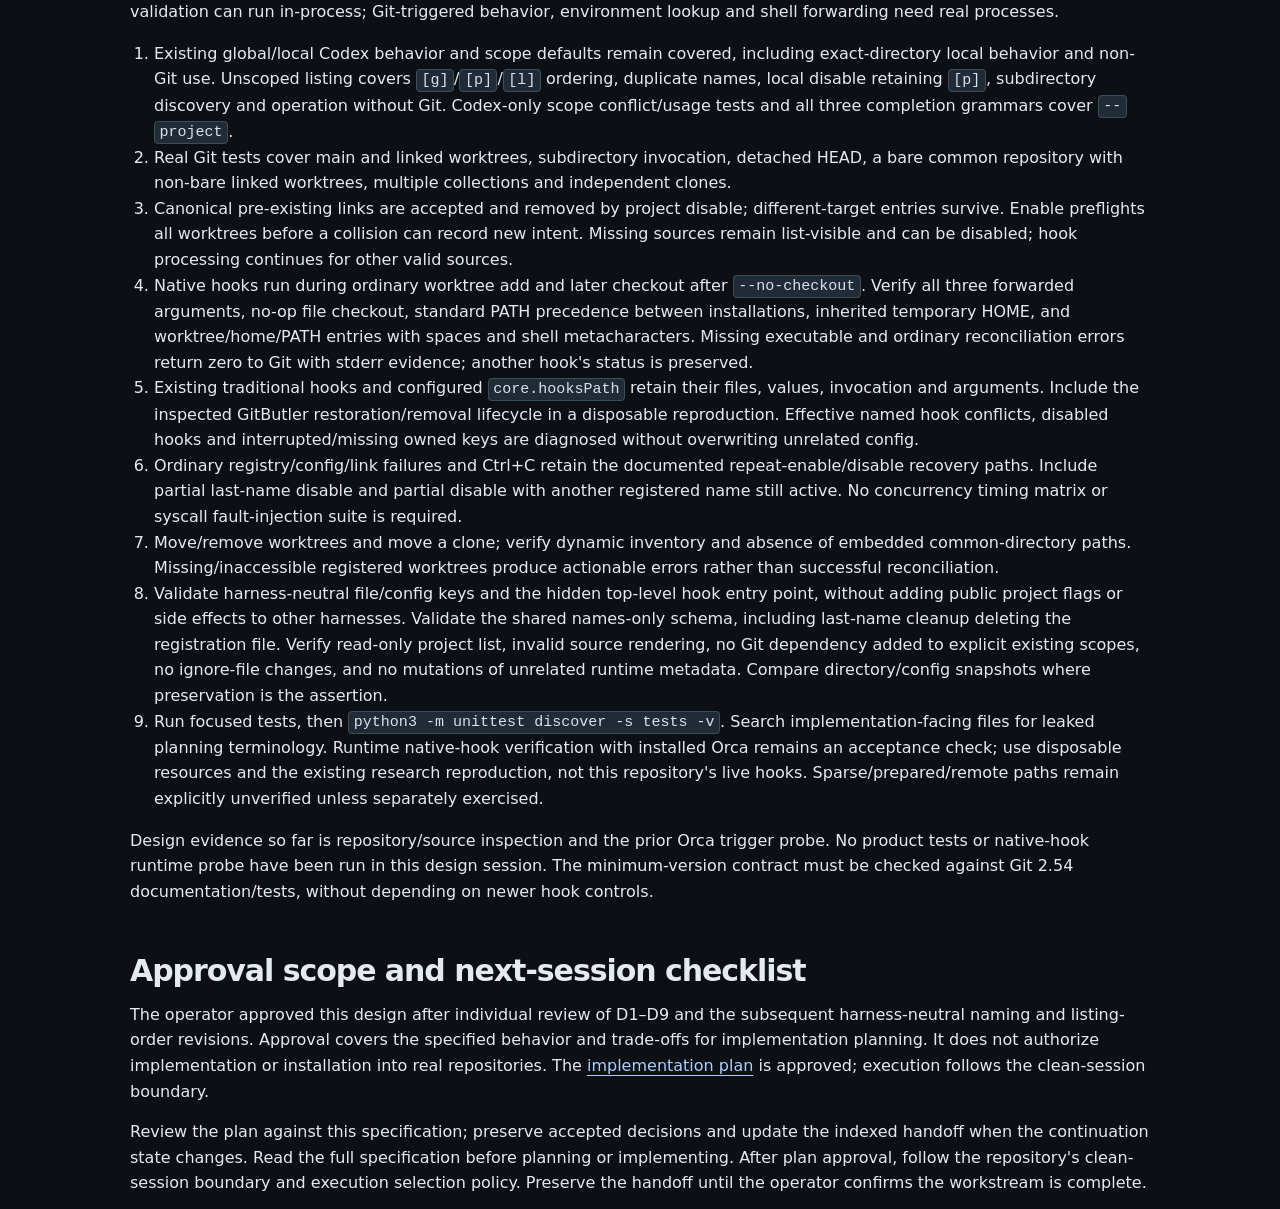
<file: docs/specs/codex-project-enablement-review/source.html>
<!doctype html><html lang="en"><head><meta charset="utf-8"><meta name="viewport" content="width=device-width,initial-scale=1"><title>Full specification snapshot — Codex project enablement</title><link rel="stylesheet" href="review.css"><style>
.diagram-wrap{margin:24px 0;border:1px solid var(--line);background:#10161c;border-radius:7px;overflow-x:auto;padding:16px 0}.diagram-wrap svg{display:block;width:100%}.node{fill:#141b22;stroke:#40515e;stroke-width:1.3}.focal{stroke:#9ee2c0;fill:#16251e}.node-name{font:600 16px system-ui;fill:#e4ebef}.node-detail{font:12px ui-monospace,monospace;fill:#a9b7c2}.connector{fill:none;stroke:#a9cfff;stroke-width:1.6}.reference{stroke:#9eafbc;stroke-dasharray:5 4}.zone{fill:#101b18;stroke:#496154;stroke-dasharray:5 4}.zone-label{font:600 11px system-ui;fill:#9ee2c0;letter-spacing:.08em}.label-mask{fill:#10161c}.edge-label{font:600 10px system-ui;fill:#a9cfff;letter-spacing:.05em}.legend{font:12px system-ui;fill:#a9b7c2}.subhead{margin-top:28px}.decision-table th:first-child{width:42px}.decision-table td:first-child{width:auto}.decision-table td:nth-child(2){width:110px}.decision-table .status{margin:0}.comparison th[scope=row]{font-size:14px;letter-spacing:normal;text-transform:none;color:var(--ink);font-weight:600;width:22%}.decision-table th[scope=row]{width:42px}.hash{overflow-wrap:anywhere}.source-document{max-width:1100px;margin:auto;padding:40px}.source-document pre{white-space:pre-wrap;background:var(--panel);padding:16px;border:1px solid var(--line)}.source-document table{border-collapse:collapse;width:100%;font-size:14px}.source-document td,.source-document th{padding:12px;border:1px solid var(--line);text-align:left;vertical-align:top}.source-document h2{margin-top:48px}.source-document h1{max-width:100%}.source-document ul,.source-document ol{padding-left:24px}.source-document .toc{font-size:13px}.source-document code{overflow-wrap:anywhere}@media print{.diagram-wrap{background:white}.node-name{fill:#17212a}.node-detail,.legend{fill:#364552}.node,.focal,.label-mask{fill:white}.zone{fill:#f1f3f5}}
</style></head><body><main class="source-document"><p><a href="index.html">← Review companion</a> · <a href="specification.md">Unchanged Markdown snapshot</a></p><div class="callout boundary-note">Faithful HTML rendering of the Markdown specification, working-tree snapshot 2026-10-11.<br>Base commit <code>6eda5ed4399e16994fab7e2a5f34697758b35c55</code>.<br>SHA-256 <code class="hash">cfd27277a3dc9a9e8d93f105186f789f992adfe97111cc65867b253575375b06</code>.<br>The <a href="../2026-10-11-codex-project-enablement-design.md">canonical Markdown</a> remains authoritative; this snapshot does not imply approval.</div><h1 id="codex-enablement-across-a-clones-worktrees">Codex enablement across a clone's worktrees</h1>
<p>Date: 2026-10-11
Status: Approved design and implementation plan; execution pending resumption
Workstream: <code>codex-project-enablement</code></p>
<h2 id="enable-once-then-discover-the-collection-in-every-worktree">Enable once, then discover the collection in every worktree</h2>
<p><code>skillset codex enable obra --project</code> registers the collection for one Git
clone, creates ordinary <code>.codex/skills/obra</code> links in its existing worktrees,
and configures a named <code>post-checkout</code> hook for future worktrees. Independent
clones of the same remote remain independent.</p>
<p>The operator accepted separate project scope, retaining <code>--local</code> and the
global default, and requiring Git 2.54+ for native config-based hooks. The
operator requested the simpler solution for existing local links. The operator accepted ordinary canonical links with no origin ledger:
project disable removes matching links, including ones enabled locally
beforehand (D3).</p>
<p><a id="decisions-requiring-review"></a></p>
<h2 id="accepted-design-decisions">Accepted design decisions</h2>
<table>
<thead>
<tr>
<th>ID</th>
<th>Status</th>
<th>Choice</th>
<th>Concrete cost</th>
<th>Contract</th>
</tr>
</thead>
<tbody>
<tr>
<td>D1</td>
<td>Accepted</td>
<td>Add <code>--project</code>; preserve existing scopes and defaults</td>
<td>One additional scope flag</td>
<td><a href="#cli-scopes-remain-explicit">CLI</a></td>
</tr>
<tr>
<td>D2</td>
<td>Accepted</td>
<td>Require Git 2.54+ and use one shared native named hook</td>
<td>Project scope is unavailable with older Git</td>
<td><a href="#native-hooks-preserve-existing-hook-ownership">Hook ownership</a></td>
</tr>
<tr>
<td>D3</td>
<td>Accepted</td>
<td>Treat every matching link as an ordinary local link</td>
<td>Project disable also removes pre-existing local links</td>
<td><a href="#ordinary-links-have-no-origin-ledger">Link semantics</a></td>
</tr>
<tr>
<td>D4</td>
<td>Accepted</td>
<td>Store one shared names list for all harnesses in clone registration; use inherited HOME and PATH</td>
<td>Hook setup depends on the invoking environment</td>
<td><a href="#one-registration-belongs-to-the-git-common-directory">Shared state</a></td>
</tr>
<tr>
<td>D5</td>
<td>Accepted</td>
<td>Keep registration until disable finishes; recover by repeating commands</td>
<td>A failed disable can be undone by a later checkout while registration remains</td>
<td><a href="#partial-operations-retain-registration-for-retry">Recovery</a></td>
</tr>
<tr>
<td>D6</td>
<td>Accepted</td>
<td>Warn and return zero after ordinary hook failures</td>
<td>Failed setup can leave a worktree without skills</td>
<td><a href="#the-named-hook-reconciles-only-the-invoking-worktree">Hook contract</a></td>
</tr>
<tr>
<td>D7</td>
<td>Accepted</td>
<td>Include <code>[p]</code> registration rows in unscoped list; reserve full health checking for <code>--project</code></td>
<td>One collection can appear under both <code>[l]</code> and <code>[p]</code></td>
<td><a href="#project-list-reports-registration-and-reconciliation-errors">Listing</a></td>
</tr>
<tr>
<td>D8</td>
<td>Accepted</td>
<td>Do not index projects globally or extend collection lifecycle blockers</td>
<td>Users must disable project registrations before collection rename/removal</td>
<td><a href="#source-lifecycle-and-worktree-moves">Source lifecycle</a></td>
</tr>
<tr>
<td>D9</td>
<td>Accepted</td>
<td>Leave ignore rules under operator control</td>
<td>Generated links can appear as untracked files</td>
<td><a href="#generated-links-are-not-repository-content">Ignored state</a></td>
</tr>
</tbody>
</table>
<p>Inherited requirements: clone-wide automation must include ordinary Orca
worktree creation without an Orca setup-script call; preserve unrelated
entries, hooks and <code>core.hooksPath</code>; use trusted-local-CLI reliability rather
than adversarial filesystem hardening. The selected
<a href="../../handoffs/codex-project-enablement.md">handoff</a> records the operator's
requested scope; <a href="../../guides/local-cli-reliability.md">local CLI policy</a>
governs failure handling.</p>
<h2 id="registration-and-links-have-separate-responsibilities">Registration and links have separate responsibilities</h2>
<pre><code class="language-mermaid">flowchart LR
    Enable[&quot;Explicit project enable&quot;] --&gt; Registry[&quot;Shared clone registration&quot;]
    Enable --&gt; All[&quot;Reconcile existing worktrees&quot;]
    Checkout[&quot;Git or Orca checkout&quot;] --&gt; Hook[&quot;Native named hook&quot;]
    Registry --&gt;|&quot;desired names&quot;| Hook
    Hook --&gt; One[&quot;Reconcile invoking worktree&quot;]
    All --&gt; Links[&quot;Ordinary local links&quot;]
    One --&gt; Links
</code></pre>
<p>Registration records desired clone-wide enablement. The hook reads it;
ordinary links carry no separate scope or origin metadata.</p>
<p>The project infrastructure is harness-neutral: one shared names list, one
named Git hook and one internal dispatcher. Git discovery, persistence, hook
ownership and recovery belong to that shared layer. Harness-specific code
owns destination paths and link reconciliation. Current scope exposes project
operations only through Codex subcommands and reconciles only Codex links.
Later harness support will consume the same selection and hook, without
separate registrations or named hooks. No other harness integration or generic
plugin framework is implemented in this feature.</p>
<h2 id="observable-scenarios">Observable scenarios</h2>
<p>Assume a healthy collection <code>obra</code> and worktrees A and B of one clone.</p>
<table>
<thead>
<tr>
<th>Input or event</th>
<th>Result</th>
</tr>
</thead>
<tbody>
<tr>
<td>Enable from <code>A/src</code> with <code>--project</code></td>
<td>Register once; link at A's and B's worktree roots, not beneath <code>src</code></td>
</tr>
<tr>
<td>Enable again from B</td>
<td>Reconcile missing links; preserve exact canonical links</td>
</tr>
<tr>
<td>Create C with ordinary <code>git worktree add</code> or Orca creation</td>
<td>Hook adds registered links in C before checkout returns</td>
</tr>
<tr>
<td>A already has a canonical local <code>obra</code> link</td>
<td>Enable accepts it; no origin information is recorded</td>
</tr>
<tr>
<td>Disable <code>obra --project</code></td>
<td>Remove canonical <code>obra</code> links from A, B and C, including A's pre-existing link; remove registration for <code>obra</code> last</td>
</tr>
<tr>
<td>B has a real directory or different-target <code>obra</code> link during enable</td>
<td>Refuse before recording the requested change or changing links</td>
</tr>
<tr>
<td>B's <code>obra</code> was replaced with an unrelated entry before disable</td>
<td>Preserve that entry; remove other canonical links and registration</td>
</tr>
<tr>
<td>Enable encounters an ordinary I/O error after mutation starts</td>
<td>Exit 1; retain registration and completed links; repeat enable or disable</td>
</tr>
<tr>
<td>A locally disables a project-registered link</td>
<td>Local command succeeds as before; a later branch checkout or repeated project enable recreates it</td>
</tr>
<tr>
<td>Create C with <code>--no-checkout</code>, with no later checkout</td>
<td>No hook runs; repeat project enable to reconcile C</td>
</tr>
<tr>
<td>Run project scope outside a Git worktree</td>
<td>Exit 1 without creating managed state</td>
</tr>
<tr>
<td>Operate in a separate clone of the same remote</td>
<td>No effect on A, B or C</td>
</tr>
</tbody>
</table>
<h2 id="cli-scopes-remain-explicit">CLI scopes remain explicit</h2>
<pre><code class="language-sh">skillset codex enable NAME --project
skillset codex disable NAME --project
skillset codex list --project
skillset codex list --project --verbose
</code></pre>
<ul>
<li><code>--project</code> has no short alias. It is mutually exclusive with <code>-g</code>/<code>--global</code>
  and <code>-l</code>/<code>--local</code> on Codex enable, disable and list. Conflicting flags are
  argparse usage errors, exit 2, before any mutation.</li>
<li>Enable and disable retain global scope as their default. Unscoped list
  retains the global and exact-current-directory local views and adds enclosing
  clone registration with <code>[p]</code> markers.</li>
<li><code>--local</code> retains its exact current-directory behavior, including outside
  Git and beneath a worktree root. It does not resolve a repository root.</li>
<li>Project scope resolves the enclosing Git worktree, including from a
  subdirectory or detached HEAD. A submodule is its own repository. A bare
  repository directory is refused; a linked non-bare worktree of a bare
  repository is supported, with the bare entry excluded from projection.</li>
<li>Only project scope requires Git 2.54+. Explicit global/local scopes and other command groups acquire no new Git
  dependency or scope flags. Unscoped list opportunistically uses Git for
  registration discovery; it still works when Git is unavailable.</li>
<li>Successful enable/disable remain silent and return 0. Operational errors
  use the existing <code>skillset: MESSAGE</code> convention and return 1. Ctrl+C in
  explicit commands retains the CLI's interrupt convention and exit 130.</li>
</ul>
<h2 id="ordinary-links-have-no-origin-ledger">Ordinary links have no origin ledger</h2>
<p>A projected entry is exactly the existing Codex collection link:</p>
<pre><code class="language-text">&lt;worktree&gt;/.codex/skills/&lt;name&gt;
  -&gt; &lt;current-home&gt;/.agents/skillsets/&lt;name&gt;/skills
</code></pre>
<p>Use the existing absolute-target comparison: an absolute target whose
normalized spelling equals the expected target is canonical. A relative link,
different target, directory or regular file is unrelated. Containers must be
real directories, as in the existing Codex implementation.</p>
<p>Enable accepts a canonical entry without replacing it, and creates a missing
entry. Disable removes a canonical entry without requiring the target to
exist. It preserves unrelated entries and regards absent/unrelated entries as
already cleared for that name. It never removes <code>.codex</code> or <code>skills</code> containers.
Only named links at registered worktree roots are covered; nested local links
are outside project scope.</p>
<p>A provenance ledger could preserve local enablement during project disable,
but would add per-worktree bookkeeping, move handling and rules for changing
ownership through local commands. The recommended ordinary-link model matches
the operator's request for simplicity. Its cost is deliberate: to keep a local
link after project disable, run local enable again afterward. Local commands
retain their existing semantics and do not edit project registration.</p>
<h2 id="one-registration-belongs-to-the-git-common-directory">One registration belongs to the Git common directory</h2>
<p>Use Git, rather than remote URL or primary-checkout path, to discover identity:</p>
<pre><code class="language-text">git rev-parse --path-format=absolute --git-common-dir
git rev-parse --show-toplevel
git worktree list --porcelain -z
</code></pre>
<p>Resolve the common directory to a normalized absolute path. Parse NUL-separated
worktree records, exclude bare records, and process paths in deterministic
lexicographic order. Confirm each accessible worktree resolves to the same
common directory before projecting into it. When inspecting another worktree,
clear repository-location environment variables reported by
<code>git rev-parse --local-env-vars</code> in that child environment, then use <code>git -C</code>.
Do not clear the caller's environment globally. Git documents shared config
and worktree inventory in the <a href="https://git-scm.com/docs/git-worktree">worktree manual</a>;
the <a href="https://git-scm.com/docs/githooks">hook manual</a> documents clearing repository
environment when inspecting a different worktree.</p>
<p>Inventory includes non-bare locked and detached worktrees. A missing,
inaccessible or mismatched registered worktree is an explicit reconciliation
error; do not prune or unlock it automatically. The operator restores it or
uses Git's worktree maintenance commands before retrying. No worktree-path
cache is needed; Git's current worktree inventory remains authoritative.</p>
<p>The single new persistent file is harness-neutral; this feature only implements
Codex project enablement:</p>
<pre><code class="language-text">&lt;git-common-dir&gt;/project-skillsets.json
</code></pre>
<p>Example schema, containing exactly these keys:</p>
<pre><code class="language-json">{
  &quot;version&quot;: 1,
  &quot;names&quot;: [&quot;obra&quot;, &quot;personal&quot;]
}
</code></pre>
<ul>
<li><code>version</code> is integer 1. <code>names</code> is a nonempty, sorted list of unique valid
  skillset names. The top-level keys are exactly <code>version</code> and <code>names</code>. Do not
  store home, executable, active set or upstream lock data.</li>
<li>The list is shared across harnesses, not keyed by harness. Current product
  functionality consumes it only through Codex project subcommands; future
  harness implementations will use this same selection. This feature adds no
  project commands, links or hooks for other harnesses.</li>
<li>Commands resolve collections using their normal inherited home. Targets keep
  the stable <code>.agents/skillsets</code> spelling, including when configured storage
  lives elsewhere. The hook resolves <code>skillset</code> through standard <code>PATH</code> precedence.</li>
<li>The operator rejected persistent home/executable binding: changing <code>HOME</code> and
  sharing one clone between users are outside the intended workflow. Recording
  names is sufficient for that workflow and avoids executable migration rules.
  Environment changes are not detected or migrated; existing absolute links
  continue to be compared against the current home's expected targets.</li>
<li>The file must be a real regular UTF-8 JSON file. Malformed or unsupported
  state is refused unchanged, with its path and reason. Missing state is
  unregistered. Empty state is not a supported on-disk schema.</li>
<li>Write with a same-directory temporary file and atomic replacement. Clean up
  the temporary file after ordinary write failures. This is serial reliability,
  not a new journal or adversarial staging protocol.</li>
</ul>
<p>Keeping registration and hook config with the clone means removing the clone
also removes its registration. A global project index would create another
source of truth and stale-path maintenance; it is excluded by D8. Existing
runtime roots, aliases, upstream metadata and locks under <code>~/.agents</code> remain
unchanged. All project commands and the internal hook reuse the stable home
lock and non-creating discovery lock path. They do not create a missing <code>.agents</code> root
or advisory lock merely to discover Git or clean up project links. Enable
still requires a valid managed layout; list and disable can diagnose or clean
up links when a registered inactive source is absent. Concurrent mutation
remains best effort.</p>
<h2 id="native-hooks-preserve-existing-hook-ownership">Native hooks preserve existing hook ownership</h2>
<p>The command owns only these two keys in the common repository config:</p>
<pre><code class="language-text">hook.skillset-project.command
hook.skillset-project.event = post-checkout
</code></pre>
<p>Use Git config commands with explicit repository-local scope, not a text
rewrite of config. The stored command is a fixed shell wrapper using inherited <code>HOME</code> and <code>PATH</code>. No hook file, <code>core.hooksPath</code>, other named
hook, worktree-specific config or global Git config is modified.</p>
<p>Preflight checks all occurrences and effective values of the reserved hook
subsection in the invoking and other accessible worktrees. Without valid
registration, any reserved subsection is a conflict. With registration, owned
keys may be missing after interruption or match the generated command and
single event; additional keys, duplicate values, inherited occurrences or
changed values are refused. Do not silently overwrite external edits. A
missing command key or event key is owned recovery state only while valid
registration exists. Inherited or worktree-specific settings that disable this named hook are also refused
for enable and reported by list; disable may clean up owned local keys while
preserving those settings. Inspect effective hook listing and supported
enabled controls, including event-wide disabling on Git versions that support
it; key presence alone does not prove the hook is enabled. Do not write these
controls. Future configuration overrides cannot be prevented; project list is
the diagnostic path.</p>
<p>Read-only inspection found GitButler owns this repository's traditional
<code>post-checkout</code> file and can restore or remove it. Git's native named hook runs
before the traditional hook and has a separate lifecycle, avoiding a wrapper
whose file another manager may rewrite. The alternative file-hook integration
would support older Git at the cost of separate chaining and uninstall rules;
the operator explicitly accepted D2 instead.</p>
<p>Evidence: <a href="https://github.com/git/git/blob/v2.54.0/Documentation/RelNotes/2.54.0.adoc">Git 2.54 release notes</a>
introduce config-based hooks; the <a href="https://git-scm.com/docs/git-hook/2.54.0">2.54 hook manual</a>
defines named hook commands and traditional-hook ordering. Installed Git is
2.56.0. <a href="../../research/codex-worktree-hook-compatibility.md">Compatibility research</a>
records the existing hook and Orca probe. Native-hook coexistence has not yet
been runtime-tested.</p>
<h2 id="the-named-hook-reconciles-only-the-invoking-worktree">The named hook reconciles only the invoking worktree</h2>
<p>Add a hidden top-level command <code>skillset _project-hook</code> taking Git's old HEAD,
new HEAD and checkout flag. It is omitted from user help and completion. It has no
scope/name flags and is not a supported user entry point.</p>
<p>The configured shell command invokes <code>skillset</code> through standard <code>PATH</code>
precedence, inherits <code>HOME</code>, forwards the three arguments and returns zero
after any ordinary invocation failure. Use a shell function so Git's appended
arguments reach the invocation. A representative template is:</p>
<pre><code class="language-sh">skillset_project_hook() {
  if skillset _project-hook &quot;$@&quot;; then
    :
  else
    printf '%s\n' 'skillset: project hook failed; rerun project enable or inspect project list' &gt;&amp;2
  fi
  return 0
}; skillset_project_hook
</code></pre>
<p>Generate one shell line for Git config; pass that line as one subprocess
argument. The template is illustrative; the quoting, forwarding and zero-exit
behavior are normative. The internal command reports its own detailed errors;
the wrapper also covers a missing executable or failure before CLI startup.
This adds no persistent launcher file.</p>
<ul>
<li>Flag 0 (file checkout) does nothing. Flag 1 reconciles all registered names
  at this worktree root. Malformed arguments report an error without mutation.</li>
<li>Discover the common directory afresh; do not embed its absolute path in the
  hook command. Missing registration is a quiet no-op. Unsupported state is
  reported and preserved.</li>
<li>Use the inherited home, validate each registered source independently and
  preserve existing canonical links. Missing/invalid sources produce errors
  without creating new dangling links; other valid names still reconcile.</li>
<li>The shared dispatcher invokes the supported harness reconciler for this
  worktree; currently this is Codex only. Future harness implementations reuse
  this dispatcher and shared selection, rather than adding harness-specific
  Git hook keys or entry points.</li>
<li>Reconcile only this worktree, not every worktree. It must not invoke Git
  checkout or recurse into its own hook. It never changes registration/config.</li>
<li>Normal success has no output. Detailed failures go to stderr, never stdout;
  the wrapper returns 0 so skillset failure does not alter Git's exit status.
  This does not suppress another hook's failure or promise recovery from a
  killed process, unavailable shell, or invalid externally edited Git config.</li>
<li>No Orca setup script or Orca-specific product code is involved.</li>
</ul>
<p>The hook environment must provide <code>skillset</code>, Python 3 and Git through <code>PATH</code>.
A different <code>skillset</code> installation earlier in <code>PATH</code> is used normally. Moving
an installation needs no registration update if <code>PATH</code> still resolves it.
A missing executable produces the wrapper warning; environment repair followed
by checkout or repeated project enable is the recovery path. No self-contained
copy of the implementation is installed in Git metadata.</p>
<p>Git documents that branch checkout, switch and ordinary worktree add trigger
<code>post-checkout</code>; bare <code>--no-checkout</code> creation does not. The installed Orca
1.4.223 probe verified the trigger with setup scripts skipped, using a
traditional hook, not this implementation. Sparse/prepared Orca paths have
source evidence only. Remote Linux hosts need their own installation and Git
version; SSH/WSL execution is not yet verified.</p>
<h2 id="partial-operations-retain-registration-for-retry">Partial operations retain registration for retry</h2>
<h3 id="enable-records-intent-before-creating-links">Enable records intent before creating links</h3>
<ol>
<li>Validate Git version, worktree identity, managed layout, requested source,
   existing registration and hook ownership. Build the desired name union.</li>
<li>Preflight every desired source, worktree and destination. A known collision
   or missing worktree refuses the requested change before mutation.</li>
<li>Atomically write registration containing the desired name union.</li>
<li>Install/reconcile the owned command key, then the event key.</li>
<li>Reconcile desired links across existing worktrees. Continue across ordinary
   per-worktree errors to report every affected path; return 1 if any fail.</li>
</ol>
<p>After step 3, a failure leaves the recorded name union and completed changes
in place. Repeat enable to finish; disable can cancel a recorded name. There is
no all-worktree rollback, copied link tree, or per-link ownership record. A
repeated enable also repairs missing owned hook keys, while changed/unrelated
keys remain conflicts.</p>
<h3 id="disable-removes-registration-last">Disable removes registration last</h3>
<ol>
<li>Require valid registration containing NAME; do not require that
   collection still exists. Preflight inventory, container shapes and owned
   config before mutation. Missing registered worktrees are errors.</li>
<li>If NAME is the last registration, remove the owned event key before link
   cleanup so ordinary later checkout will not immediately recreate links.
   Remove the owned command key next. Missing owned keys are acceptable.</li>
<li>Remove canonical links for NAME from all registered non-bare worktrees.
   Continue across ordinary unlink errors; preserve unrelated entries.</li>
<li>Only after successful cleanup, atomically remove NAME from registration,
   or unlink the registration file when no names remain.</li>
</ol>
<p>Failure retains NAME in registration. Other names and links are unaffected.
When disabling the last name, a failure may leave the hook absent while the
registration remains. Repeat disable to finish or enable to restore the hook
and links. When other names remain, their hook stays installed; a later
checkout can recreate NAME until disable succeeds. This is an explicit failed
operation, not successful disable. A removal-intent journal would avoid that
window but adds a second registration state; D5 chooses retry simplicity.</p>
<p>If NAME is not registered, disable returns 1 without removing arbitrary local
links. Successful disable is not idempotent, matching existing disable behavior.
For externally edited reserved hook config, restore the recorded owned values
or remove conflicting settings deliberately before retrying; the CLI never
removes an unrelated command merely to finish cleanup.</p>
<h2 id="project-list-reports-registration-and-reconciliation-errors">Project list reports registration and reconciliation errors</h2>
<p>Unscoped <code>codex list</code> renders scope groups in order <code>[g]</code>, <code>[p]</code>, <code>[l]</code>,
with names sorted within each group. <code>[l]</code> reports a canonical physical link in
the exact current directory; <code>[p]</code> reports desired clone registration. Both
rows may appear for the same collection. Local disable removes the <code>[l]</code> row
but retains <code>[p]</code>; from a subdirectory <code>[p]</code> is still discovered at clone scope.
Retain manual markers and verbose inventory conventions for all groups;
invalid registered sources remain visible with the same invalid annotations
as project-only listing.</p>
<p>Discover project registration read-only when Git is available and the current
directory belongs to a non-bare worktree. Outside Git, in a bare directory or
without Git, omit the project group and preserve existing listing behavior.
This overview reads registration and source inventory; it does not inspect
all worktrees or effective hook health. Malformed/unreadable registration is
reported with exit 1 after rendering available global/local rows. Full project
health inspection remains explicit through <code>--project</code>.</p>
<p><code>codex list --project</code> is read-only and does not install hooks or repair links.
No registration and no reserved hook config produces empty stdout and exit 0.
Orphan reserved config or malformed state produces an error and exit 1.</p>
<p>For valid registration, print sorted registered names without scope/active
markers, retaining <code>[m]</code> for healthy manual collections. Missing or invalid
sources remain visible as <code>NAME [invalid: REASON]</code>. Verbose output uses the
existing inventory table conventions; an uninspectable source has an invalid
annotation in its SKILLS cell. Healthy sources retain normal skill inventory
and TTY styling. No new status table is needed. Unscoped <code>[p]</code> uses the existing scoped rendering
with a textual marker; global/local styling retains its existing meaning.</p>
<p>After rendering registration, check every source, the effective hook and all
registered worktree projections. Report each problem on stderr and return 1
when any exist. A locally deleted link is incomplete while project registration
remains. Unrelated destination entries are conflicts. Collection metadata
inventory annotations retain their existing meaning; only errors preventing
source/project reconciliation make this command fail. A dangling canonical
link cannot make a missing source appear healthy.</p>
<p>Representative stable diagnostic messages, with paths/reasons appended where
applicable, are:</p>
<pre><code class="language-text">skillset: project scope requires Git 2.54 or newer
skillset: project scope requires a Git worktree
skillset: invalid project registration PATH: REASON
skillset: project hook configuration conflicts: KEY
skillset: project hook is incomplete; rerun project enable
skillset: cannot inspect registered worktree PATH: REASON
skillset: Codex skillset entry already exists: PATH
skillset: project link is missing: PATH
skillset: skillset is not project-enabled: 'NAME'
</code></pre>
<p>Reuse terminal-safe escaping for paths and errors. Do not hide desired names
merely because projection or source health is incomplete. Existing global and
local list semantics remain unchanged.</p>
<h2 id="source-lifecycle-and-worktree-moves">Source lifecycle and worktree moves</h2>
<p>Project registrations are not globally indexed. Existing global Codex,
Claude and Auggie lifecycle blockers remain unchanged. Before renaming or
removing a project-enabled collection, disable it in every known registered
clone. Running lifecycle commands from another directory cannot promise to
find those clones, just as existing local links are not indexed.</p>
<p>If a source is moved or removed externally, project list reports it and the
hook skips creating new links for it. Disable remains able to clean canonical
dangling links. Do not silently rename registration or delete unrelated links.</p>
<p><code>git worktree move</code> preserves the ordinary projected links; no cached path must
be migrated. Git's inventory must be repaired using Git when a worktree is moved
manually. <code>git worktree remove</code> removes its links with the checkout. The next
inventory excludes removed/pruned entries. Moving the clone does not invalidate
the generated hook command because it embeds no filesystem paths. Home changes are outside the intended
workflow; no automatic rewriting of existing absolute link targets is provided.</p>
<h2 id="generated-links-are-not-repository-content">Generated links are not repository content</h2>
<p>Do not modify <code>.gitignore</code>, shared <code>info/exclude</code>, or global ignore settings.
Automatic per-name excludes would require another ownership/cleanup mechanism;
ignoring all <code>.codex</code> content could conceal intentionally committed skills.
The README must explain that these absolute machine-specific links are
uncommitted runtime state. If desired, add narrow rules such as
<code>/.codex/skills/obra</code> to clone-local <code>info/exclude</code> instead of ignoring all
hand-authored content. Find that file with
<code>git rev-parse --git-path info/exclude</code>.</p>
<p>Tracked or unrelated destination entries are never overwritten by enable.
As ordinary local links have no provenance, a tracked canonical link is
indistinguishable by target and is removed by project disable; document that
generated canonical links must not be committed. This design does not add an
index inspection subsystem to reinterpret existing canonical-link ownership.</p>
<h2 id="implementation-boundaries-and-compatibility">Implementation boundaries and compatibility</h2>
<p>Observed baseline: Linux-only Python 3 standard-library CLI; upstream-managed
and manual collections share <code>skills/</code>; configured storage is exposed through
<code>~/.agents/skillsets</code>. Installed <code>skillset</code> resolves to this repository's
<code>bin/skillset</code>. GitButler is initialized; the inspected upstream base is
<code>bb7e9152fe6c9f7976586380cd2956b9bf6e92c1</code>. No product implementation exists.</p>
<table>
<thead>
<tr>
<th>Owner</th>
<th>Responsibility</th>
</tr>
</thead>
<tbody>
<tr>
<td><code>lib/skillset/codex.py</code></td>
<td>Codex destination/container/canonical-link reconciliation at an explicit worktree root; preserve existing scopes and bridge Codex project commands to the shared layer</td>
</tr>
<tr>
<td>New <code>lib/skillset/project.py</code></td>
<td>Shared Git discovery, registration validation/writes, named hook ownership, operation/recovery ordering and hook dispatch; call the current Codex reconciler</td>
</tr>
<tr>
<td><code>lib/skillset/cli.py</code></td>
<td>Codex-only public scope flag, hidden top-level hook parsing, dispatch and existing lock/error conventions</td>
</tr>
<tr>
<td><code>lib/skillset/completions.py</code></td>
<td><code>--project</code> in Bash, Zsh and Fish; scope mutual exclusion; no internal-hook completion</td>
</tr>
<tr>
<td><code>lib/skillset/metadata.py</code></td>
<td>Reuse rendering; narrowly support registered names whose source cannot be inspected</td>
</tr>
<tr>
<td><code>tests/test_skillset.py</code></td>
<td>Isolated CLI contracts and real Git/hook process tests</td>
</tr>
<tr>
<td><code>README.md</code></td>
<td>Scope examples, disable consequence, repeat-command recovery, dependencies and ignore guidance</td>
</tr>
</tbody>
</table>
<p>Project parsing/discovery must run through the non-creating lock path before
any mutation; a non-Git invocation cannot initialize <code>.agents</code> as a side
effect. Do not refactor unrelated integrations. There is no automatic migration
of existing local links or registration: project enable is the explicit opt-in.
No active-set changes, upstream <code>skills</code> calls, Orca setup configuration,
global project index, persistent hook launcher, watcher, or adversarial
filesystem protocol is introduced.</p>
<h2 id="acceptance-evidence-required-before-implementation-completion">Acceptance evidence required before implementation completion</h2>
<p>Use isolated temporary homes and clones, never live runtime layouts. Apply
<a href="../../guides/in-process-cli-test-selection.md">in-process/subprocess test selection</a>:
ordinary validation can run in-process; Git-triggered behavior, environment
lookup and shell forwarding need real processes.</p>
<ol>
<li>Existing global/local Codex behavior and scope defaults remain covered,
   including exact-directory local behavior and non-Git use. Unscoped listing
   covers <code>[g]</code>/<code>[p]</code>/<code>[l]</code> ordering, duplicate names, local disable retaining
   <code>[p]</code>, subdirectory discovery and operation without Git. Codex-only scope
   conflict/usage tests and all three completion grammars cover <code>--project</code>.</li>
<li>Real Git tests cover main and linked worktrees, subdirectory invocation,
   detached HEAD, a bare common repository with non-bare linked worktrees,
   multiple collections and independent clones.</li>
<li>Canonical pre-existing links are accepted and removed by project disable;
   different-target entries survive. Enable preflights all worktrees before a
   collision can record new intent. Missing sources remain list-visible and
   can be disabled; hook processing continues for other valid sources.</li>
<li>Native hooks run during ordinary worktree add and later checkout after
   <code>--no-checkout</code>. Verify all three forwarded arguments, no-op file checkout,
   standard PATH precedence between installations, inherited temporary HOME,
   and worktree/home/PATH entries with spaces and shell metacharacters. Missing executable and ordinary reconciliation errors
   return zero to Git with stderr evidence; another hook's status is preserved.</li>
<li>Existing traditional hooks and configured <code>core.hooksPath</code> retain their
   files, values, invocation and arguments. Include the inspected GitButler
   restoration/removal lifecycle in a disposable reproduction. Effective named
   hook conflicts, disabled hooks and interrupted/missing owned keys are
   diagnosed without overwriting unrelated config.</li>
<li>Ordinary registry/config/link failures and Ctrl+C retain the documented
   repeat-enable/disable recovery paths. Include partial last-name disable and
   partial disable with another registered name still active. No concurrency
   timing matrix or syscall fault-injection suite is required.</li>
<li>Move/remove worktrees and move a clone; verify dynamic inventory and absence
   of embedded common-directory paths. Missing/inaccessible registered
   worktrees produce actionable errors rather than successful reconciliation.</li>
<li>Validate harness-neutral file/config keys and the hidden top-level hook
   entry point, without adding public project flags or side effects to other
   harnesses. Validate the shared names-only schema, including
   last-name cleanup deleting the registration file. Verify read-only project
   list, invalid source rendering, no Git
   dependency added to explicit existing scopes, no ignore-file changes, and no
   mutations of unrelated runtime metadata. Compare directory/config snapshots
   where preservation is the assertion.</li>
<li>Run focused tests, then <code>python3 -m unittest discover -s tests -v</code>. Search
   implementation-facing files for leaked planning terminology. Runtime
   native-hook verification with installed Orca remains an acceptance check;
   use disposable resources and the existing research reproduction, not this
   repository's live hooks. Sparse/prepared/remote paths remain explicitly
   unverified unless separately exercised.</li>
</ol>
<p>Design evidence so far is repository/source inspection and the prior Orca
trigger probe. No product tests or native-hook runtime probe have been run in
this design session. The minimum-version contract must be checked against
Git 2.54 documentation/tests, without depending on newer hook controls.</p>
<h2 id="approval-scope-and-next-session-checklist">Approval scope and next-session checklist</h2>
<p>The operator approved this design after individual review of D1–D9 and the
subsequent harness-neutral naming and listing-order revisions. Approval covers
the specified behavior and trade-offs for implementation planning. It does not
authorize implementation or installation into real repositories. The
<a href="../../plans/2026-10-11-codex-project-enablement-implementation.md">implementation plan</a>
is approved; execution follows the clean-session boundary.</p>
<p>Review the plan against this specification; preserve accepted decisions and
update the indexed handoff when the continuation state changes. Read the full
specification before planning or implementing. After
plan approval, follow the repository's clean-session boundary and execution
selection policy. Preserve the handoff until the operator confirms the
workstream is complete.</p></main></body></html>
</file>
<file: docs/specs/codex-project-enablement-review/review.css>
/* Offline review presentation. Decision statuses and runtime outcomes are independent. */
:root{color-scheme:dark;--bg:#0c1014;--panel:#141b22;--line:#303d47;--ink:#e4ebef;--muted:#a9b7c2;--mint:#9ee2c0;--amber:#f4c98b;--rose:#f1a8ad;--blue:#a9cfff}
*{box-sizing:border-box}html{scroll-behavior:smooth;scroll-padding-top:24px}body{margin:0;background:var(--bg);color:var(--ink);font-family:system-ui,-apple-system,BlinkMacSystemFont,"Segoe UI",sans-serif;line-height:1.6}a{color:var(--blue);text-underline-offset:4px}a:hover{color:white}a:focus-visible{outline:2px solid var(--mint);outline-offset:5px}code{font-family:ui-monospace,SFMono-Regular,Consolas,monospace;font-size:.94em;overflow-wrap:anywhere}p{margin:0 0 15px}h1{font-size:clamp(24px,3.133vw,42.667px);line-height:1.05;letter-spacing:-.045em;margin:0 0 24px;max-width:850px;font-weight:650}h2{font-size:30px;letter-spacing:-.035em;line-height:1.25;margin:9px 0 12px;font-weight:600}h3{font-size:18px;line-height:1.35;margin:0 0 12px;font-weight:650}
.review-wrap{max-width:1350px;margin:auto;padding:38px 48px 70px}.review-mast{display:flex;align-items:center;justify-content:space-between;gap:20px;border-bottom:1px solid var(--line);padding-bottom:20px;font-size:12px;text-transform:uppercase;letter-spacing:.14em;color:var(--muted)}.review-mark{color:var(--mint);font-weight:750}.review-layout{display:grid;grid-template-columns:180px minmax(0,1fr);gap:46px;margin-top:54px}.review-layout main{min-width:0}.review-nav{position:sticky;top:30px;align-self:start;font-size:13px}.review-nav-title{font-size:11px;text-transform:uppercase;letter-spacing:.16em;color:var(--muted)}.review-nav a{display:block;text-decoration:none;color:var(--muted);padding:10px 0;border-bottom:1px solid #202b34}.nav-number{display:inline-block;width:27px;color:var(--mint);font-family:monospace}.nav-note{font-size:12px;margin-top:27px;line-height:1.7;color:var(--muted)}.lead{font-size:20px;line-height:1.55;color:var(--muted);max-width:720px;margin-bottom:28px}.review-section{margin-top:65px}.eyebrow{font-size:11px;font-weight:700;letter-spacing:.14em;text-transform:uppercase;color:var(--mint)}.intro{color:var(--muted);max-width:760px;font-size:15px}.source-note{font-size:12px;margin-top:14px;color:var(--muted)}.source-note a{color:var(--muted)}.review-footer{margin-top:50px;padding-top:22px;border-top:1px solid var(--line);font-size:12px;color:var(--muted)}
.status{display:inline-block;font-size:10px;font-weight:700;letter-spacing:.06em;text-transform:uppercase;border:1px solid var(--line);padding:3px 7px;border-radius:3px;line-height:1.4;margin-bottom:10px}.status-accepted{color:var(--mint);border-color:#3c6553}.status-proposed{color:var(--amber);border-color:#6e5735}.status-unresolved{color:var(--blue);border-color:#435c76}.status-superseded{color:var(--muted);border-color:var(--line)}.provenance-label{display:inline-block;font-size:11px;color:var(--muted);border:1px solid var(--line);padding:3px 7px;border-radius:3px;margin-bottom:10px}.status-rejected{color:var(--rose);border-color:#76484d}
.panel-grid{display:grid;grid-template-columns:repeat(2,minmax(0,1fr));gap:15px;margin-top:24px}.panel{padding:24px;background:var(--panel);border:1px solid var(--line);border-radius:7px;min-width:0}.panel p{font-size:14px;color:var(--muted)}.boundary-primary{border-top:3px solid var(--mint)}.boundary-secondary{border-top:3px solid var(--blue)}.code-block{display:block;margin:12px 0;padding:12px;background:#0d1319;border:1px solid #28343e;font-size:13px;white-space:pre-wrap}.callout{padding:16px 20px;border:1px solid var(--line);margin-top:14px;font-size:14px;color:var(--muted)}.callout strong{color:var(--ink)}.callout-warning{border-left:3px solid var(--amber);background:#1e1a15;color:#e4d6c3}.callout-warning strong{color:var(--amber)}.boundary-note{border:1px dashed #47624f}
.outcome{font-size:13px;padding-top:13px;border-top:1px solid var(--line)}.outcome-ready{color:var(--mint)}.outcome-pending{color:var(--amber)}.outcome-failed{color:var(--rose)}.outcome-unknown{color:var(--blue)}.panel.outcome-ready{border-color:#3c6553;background:#141f1b}.panel.outcome-pending{border-color:#6e5735;background:#211c15}.panel.outcome-failed{border-color:#613e47;background:#21191d}.panel.outcome-unknown{border-color:#435c76;background:#151e29}
.flow{padding:0;list-style:none;border:1px solid var(--line);border-radius:7px;overflow:hidden;margin:25px 0 0}.flow-step{display:grid;grid-template-columns:46px minmax(0,1fr) 240px;gap:16px;padding:20px 22px;background:var(--panel)}.step-number{font-size:18px;font-family:monospace;color:var(--mint)}.flow-step h3{font-size:16px;margin-bottom:6px}.flow-step p{font-size:14px;color:var(--muted);margin:0}.state{font-size:12px;color:var(--muted);border-left:1px solid var(--line);padding-left:18px}.state strong{display:block;color:var(--ink);font-weight:500}.flow-edge{padding:12px 22px 12px 84px;border-top:1px solid var(--line);border-bottom:1px solid var(--line);font-size:13px;background:#10161c;color:var(--muted)}.flow-edge strong{color:var(--ink)}.flow-branches{padding:14px 22px 14px 84px;background:#21191d;border-top:1px solid #613e47;border-bottom:1px solid #613e47;font-size:13px}.flow-branches p:last-child{margin:0}.check-list{display:flex;flex-wrap:wrap;gap:7px;padding:0;list-style:none;margin:15px 0}.check-list li{font-family:monospace;font-size:11px;color:var(--muted);background:#10161c;border:1px solid var(--line);padding:5px 7px}
.comparison-wrap{margin-top:24px;overflow-x:auto}.comparison{border-collapse:collapse;width:100%;font-size:14px;text-align:left}.comparison caption{text-align:left;color:var(--muted);font-size:13px;margin-bottom:12px}.comparison th,.comparison td{padding:19px 14px;border-top:1px solid var(--line);vertical-align:top}.comparison th{font-size:11px;text-transform:uppercase;color:var(--muted);letter-spacing:.08em}.comparison td:first-child{width:24%}.comparison td p{margin-bottom:8px}.comparison td p:last-child{margin:0}.muted{color:var(--muted)}
@media(max-width:1100px){.review-wrap{padding:28px}.review-layout{grid-template-columns:140px minmax(0,1fr);gap:28px}.flow-step{grid-template-columns:30px minmax(0,1fr)}.state{grid-column:2;border-left:0;padding-left:0}.state strong{display:inline}.flow-edge,.flow-branches{padding-left:68px}}
@media(max-width:760px){.review-wrap{padding:22px 18px}.review-mast{font-size:10px;align-items:flex-start;flex-wrap:wrap}.review-layout{display:block;margin-top:32px}.review-nav{position:static;margin-bottom:35px}.review-nav-links{display:flex;flex-wrap:wrap;gap:0 20px}.review-nav-title{display:none}.review-nav a{font-size:12px}.nav-note{margin-top:16px}.lead{font-size:17px}.panel-grid{grid-template-columns:1fr}.flow-step{padding:18px 15px;gap:10px}.flow-edge,.flow-branches{padding:14px 15px 14px 55px}.review-section{margin-top:48px}h2{font-size:27px}.comparison th,.comparison td{padding:14px 8px}.comparison{font-size:13px}}
@media(prefers-reduced-motion:reduce){html{scroll-behavior:auto}}
@media print{body{background:white;color:#17212a}.review-wrap{max-width:none;padding:0}.review-layout{display:block;margin-top:24px}.review-nav{display:none}.panel,.flow-step{background:white;color:#17212a;break-inside:avoid}.panel p,.intro,.lead,.muted,.state{color:#364552}a{color:#244765}.review-section{margin-top:30px}.flow-edge,.flow-branches,.callout{background:#f1f3f5;color:#17212a}.comparison th{color:#364552}}

/* Optional comparison layouts: opt in per table; leave the base comparison unchanged. */
.comparison-scroll>.comparison{min-width:var(--comparison-min-width,620px)}
.comparison-scroll:focus-visible{outline:2px solid var(--mint);outline-offset:4px}
.comparison-scroll-hint{display:none}
@media(max-width:760px){
.comparison-scroll-hint{display:block}
.comparison-stack{min-width:0}
.comparison-stack thead{position:absolute;clip:rect(0,0,0,0);clip-path:inset(50%);width:1px;height:1px;overflow:hidden;white-space:nowrap}
.comparison-stack tbody,.comparison-stack tbody tr{display:block}
.comparison-stack tbody tr{border:1px solid var(--line);border-radius:7px;margin-bottom:14px;background:var(--panel);padding:10px}
.comparison-stack tbody td,.comparison-stack tbody th{display:block;border:0;padding:7px 8px;width:auto}
.comparison-stack tbody th{font-size:14px;letter-spacing:normal;text-transform:none;color:var(--ink)}
.comparison-stack tbody td:first-child{width:auto}
.comparison-stack tbody td::before{content:attr(data-label) ": ";display:block;font-size:11px;font-weight:650;color:var(--muted);margin-bottom:3px}
}
@media print{.comparison-scroll>.comparison{min-width:0}.comparison-scroll-hint{display:none}}

/* Inline machine literals: neutral cues distinct from decision and outcome colors. */
code:not(.code-block):not(pre code){color:#d5e2ed;background:#202b35;border:1px solid #3c4d5b;border-radius:4px;padding:.08em .3em;-webkit-box-decoration-break:clone;box-decoration-break:clone}
@media print{code:not(.code-block):not(pre code),.code-block{color:#17212a;background:#f1f3f5;border-color:#bdc7cf}}

/* Optional Highlight.js tokens; code layout and plain-text fallback stay local. */
pre.code-block code{font-size:inherit;white-space:inherit}
.hljs{color:var(--ink)}
.hljs-comment,.hljs-quote{color:var(--muted);font-style:italic}
.hljs-keyword,.hljs-selector-tag,.hljs-literal,.hljs-built_in{color:var(--rose)}
.hljs-string,.hljs-regexp,.hljs-addition{color:var(--mint)}
.hljs-number,.hljs-symbol,.hljs-bullet,.hljs-variable,.hljs-template-variable{color:var(--amber)}
.hljs-title,.hljs-attr,.hljs-attribute,.hljs-selector-id,.hljs-selector-class,.hljs-type{color:var(--blue)}
.hljs-meta{color:var(--amber)}.hljs-deletion{color:var(--rose)}
.hljs-emphasis{font-style:italic}.hljs-strong{font-weight:700}
@media print{.hljs,.hljs span{color:inherit!important}}
</file>
